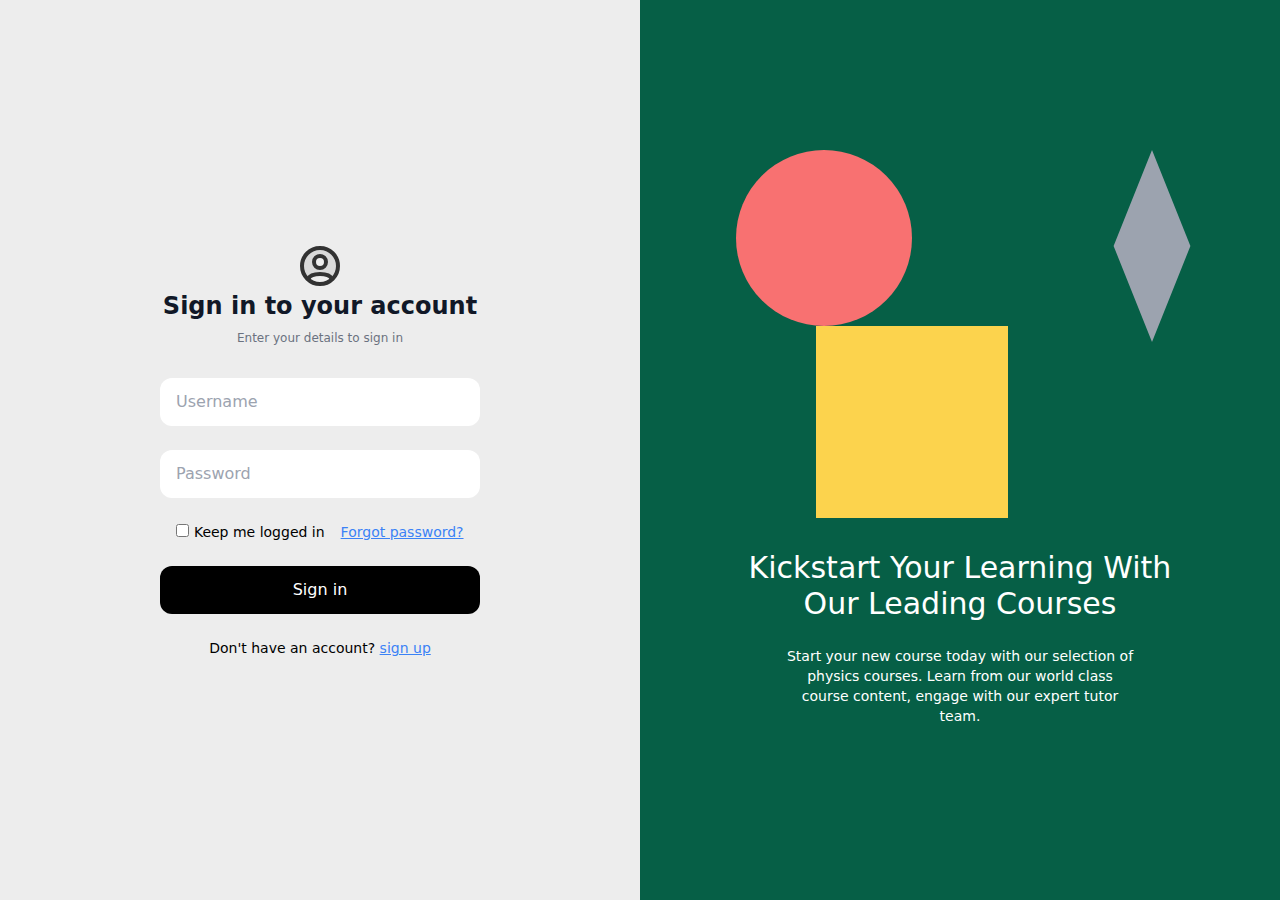
<file: login.html>
<!Doctype html>
<html lang="en">
    <head>
        <meta charset="utf-8">
        <meta name="viewport" content="width=device-width, initial-scale=1.0">
        <meta name="theme-color" content="#ededed" >
        <title>Login</title>
        <link rel="icon" type="image/jpeg" href="assets/favicon.jpeg">
        <link rel="stylesheet" href="css/styles.css">
        <link rel="stylesheet" href="css/tailwind.min.css">
        <script src="js/jquery-3.7.1.min.js"></script>
        <script src="js/main.js"></script>
    </head>
    <body class="bg-gray-505">
        <!-- <header class="px-4 py-4">
            <div class="">
                <a href="index.html" class="brand text-3xl">4PHYSICS</a>
            </div>
        </header> -->
        <main class="md:flex items-center justify-center h-screen">

            <section class="md:w-1/2 h-full">
                <form method="post" action="index.html" class="signin h-full flex flex-col items-center justify-center">
                    <div>
                        <img src="assets/user-circle.svg" alt="user profile" width="30" height="30" class="w-12 h-12 m-auto">
                    </div>
                    <h1 class="font-semibold text-center text-gray-900 text-2xl pb-2">Sign in to your account</h1>
                    <p class="text-center text-xs text-gray-500 pb-8">Enter your details to sign in</p>

                    <small class="signin-err hidden text-sm text-red-500 text-center pb-4">*Invalid username or password</small>
                    <div class="mb-6">
                        <input id="username" type="text" placeholder="Username" class="weight-500 w-80 px-4 py-3 rounded-xl bg-white">
                    </div>
                    <div class="mb-6">
                        <input id="password" type="password" placeholder="Password" class="weight-500 w-80 px-4 py-3 rounded-xl bg-white">
                    </div>
                    <div class="flex items-center justify-between gap-4 mb-6 text-sm">
                        <div>
                            <input id="keepLoggedIn" type="checkbox" class="" >
                            <label for="keepLoggedIn" class="weight-500">Keep me logged in</label>
                        </div>
                        <div>
                            <p class="underline text-blue-500 cursor-pointer">Forgot password?</p>
                        </div>
                    </div>
                    <div class="">
                        <input id="signin" type="submit" value="Sign in" class="w-80 bg-black py-3 weight-500 text-white rounded-xl hover:bg-gray-800">
                    </div>
                    <div class="mt-6">
                        <p class="weight-500 text-sm">Don't have an account? <span class="signup-btn underline text-blue-500 cursor-pointer">sign up</span></p>
                    </div>
                </form>

                <!-- sign up -->
                <form method="post" action="" class="signup hidden  h-full flex flex-col items-center justify-center">
                    <div>
                        <img src="assets/user-circle.svg" alt="user profile" width="30" height="30" class="w-12 h-12 m-auto">
                    </div>
                    <h1 class="font-semibold text-center text-gray-900 text-2xl pb-2">Create your new account</h1>
                    <p class="text-center text-xs text-gray-500 pb-8">Enter your details to sign up</p>

                    <small class="signup-err hidden text-sm text-red-500 text-center pb-4">*Invalid username or password</small>

                    <div class="mb-6">
                        <input id="firstname" type="text" placeholder="First name" class="weight-500 w-80 px-4 py-3 rounded-xl bg-white">
                    </div>
                    <div class="mb-6">
                        <input id="lastname" type="text" placeholder="Last name" class="weight-500 w-80 px-4 py-3 rounded-xl bg-white">
                    </div>

                    <div class="mb-6">
                        <input id="Username" type="text" placeholder="Username" class="weight-500 w-80 px-4 py-3 rounded-xl bg-white">
                    </div>
                    <div class="mb-6">
                        <input id="Password" type="password" placeholder="Password" class="weight-500 w-80 px-4 py-3 rounded-xl bg-white">
                    </div>
                    <div class="mb-6">
                        <input id="cpassword" type="password" placeholder="Confirm password" class="weight-500 w-80 px-4 py-3 rounded-xl bg-white">
                    </div>
                    
                    <div class="">
                        <input id="signup" type="submit" value="Create account" class="w-80 bg-black py-3 weight-500 text-white rounded-xl hover:bg-gray-800">
                    </div>
                    <div class="mt-6">
                        <p class="weight-500 text-sm">Have an account? <span class="signin-btn underline text-blue-500 cursor-pointer">sign in</span></p>
                    </div>
                </form>
            </section>

            <section class="sm-hidden md:w-1/2 h-full bg-green-800 flex flex-col items-center justify-center">
                <div class="relative w-full mb-8 px-24 overflow-hidden">
                    <div class="w-64 h-48 polygon bg-gray-400 absolute right-0"></div>
                    <div class="w-44 h-44 bg-red-400 rounded-full"></div>
                    <div class="w-48 h-48 bg-yellow-300 ml-20"></div>
                </div>
                <div class="px-24">
                    <h2 class="text-3xl text-white text-center">Kickstart Your Learning With Our Leading Courses</h2>
                    <p class="text-center text-white text-sm py-6 px-12">
                        Start your new course today with our selection of physics courses.
                        Learn from our world class course content, engage with our expert tutor team.
                    </p>
                </div>
            </section>

        </main>
    </body>
</html>
</file>
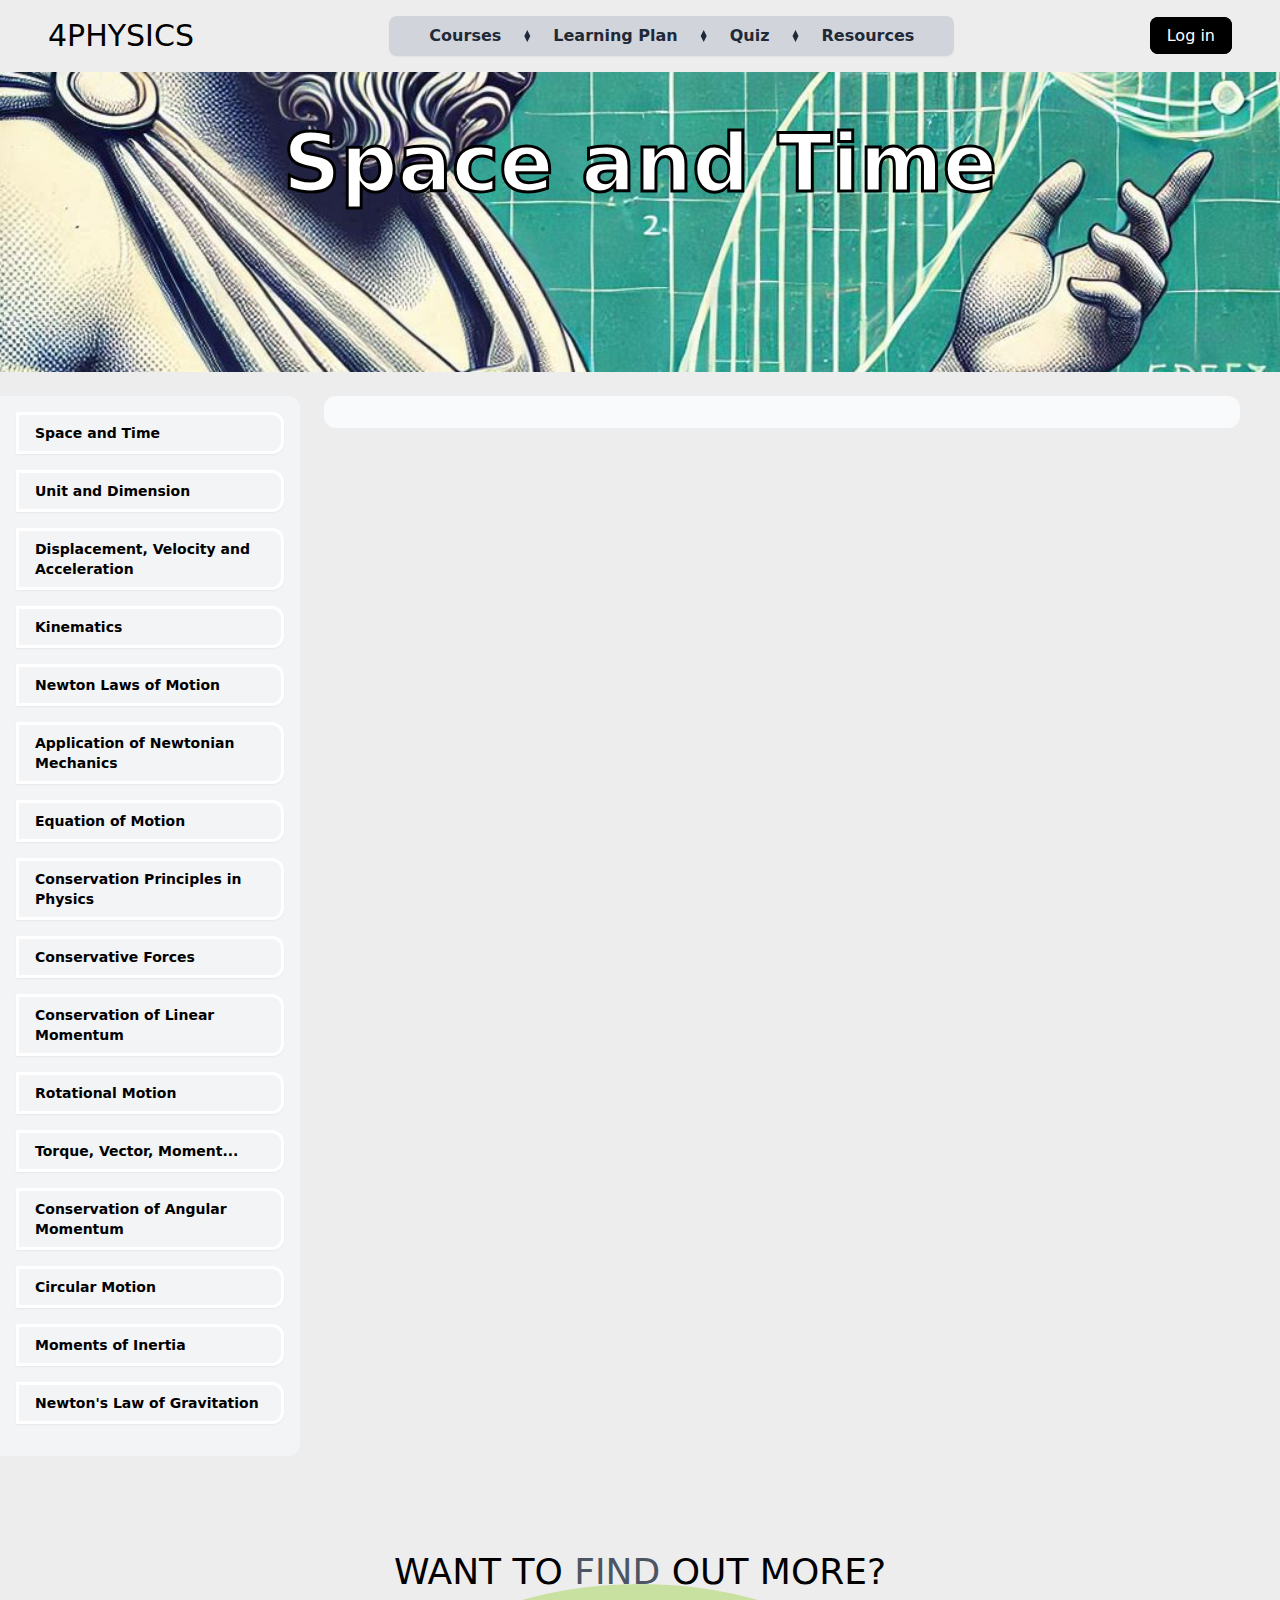
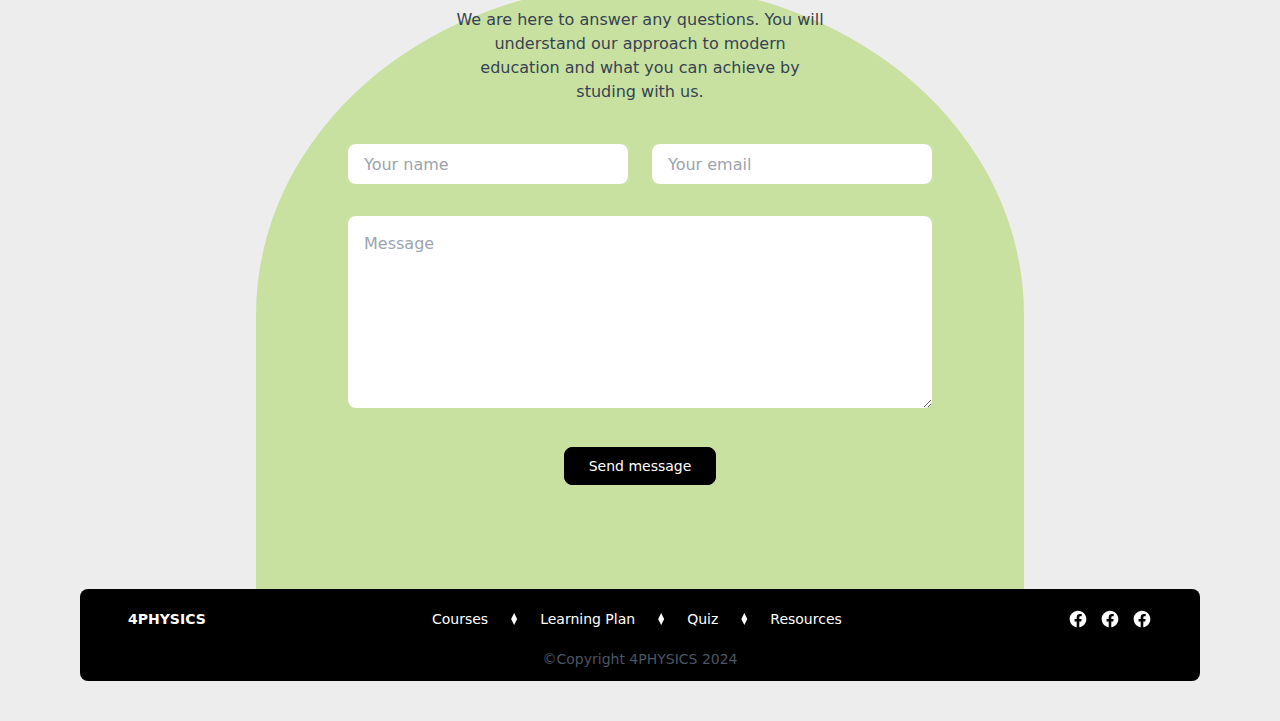
<file: courses/general-physics-study.html>
<!Doctype html>
<html lang="en">
    <head>
        <meta charset="utf-8">
        <meta name="viewport" content="width=device-width, initial-scale=1.0">
        <meta name="theme-color" content="#ededed" >
        <title>Physics Department</title>
        <link rel="icon" type="image/jpeg" href="../assets/favicon.jpeg">
        <link rel="stylesheet" href="../css/styles.css">
        <link rel="stylesheet" href="../css/tailwind.min.css">
        <script src="../js/jquery-3.7.1.min.js"></script>
        <script src="../js/main.js"></script>

    </head>
    <body class="bg-gray-505">
      <header class="sm-hidden sticky top-0 z-50 bg-gray-505 flex items-center justify-between px-6 lg:px-12 py-4">
          <div class="">
            <a href="../index.html" class="brand text-3xl">4PHYSICS</a>
          </div>
          <nav class="flex items-center justify-center rounded-lg py-2 px-4 lg:px-6 bg-gray-300 font-semibold shadow-sm text-gray-800">
            <a class="mx-4 anchor" href="../index.html#courses">Courses</a>
            <div class="w-5 h-3 polygon bg-gray-800"></div>
            <a class="mx-4 anchor" href="../physics/learning-plan.html">Learning Plan</a>
            <div class="w-5 h-3 polygon bg-gray-800"></div>
            <a class="mx-4 anchor" href="../physics/quiz.html">Quiz</a>
            <div class="w-5 h-3 polygon bg-gray-800"></div>
            <a class="mx-4 anchor" href="../physics/resources.html">Resources</a>
          </nav>
          <div>
              <a class="weight-500 transition-all bg-black py-2 px-4 text-white rounded-lg border hover:bg-white border-black hover:text-black" href="/login.html">Log in</a>
          </div>
      </header>

      <aside class="md-hidden bg-overlay slide-out">
        <div class="img-bg overflow-hidden rounded-r-2xl side-bar">

          <div class="flex items-end justify-end p-6">
            <button class="close-btn rounded-full font-bold text-xl w-12 h-12 flex items-center justify-center bg-light">X</button>
          </div>
          <nav class="mt-10">
            <a class="anchor mb-4 text-2xl font-semibold text-gray-700 bg-light pl-4 py-4 flex items-center justify-start gap-2" href="../index.html#courses">
              <div class="w-10 h-8 polygon bg-gray-500"></div>
              <span>Courses</span>
            </a>
            <a class="anchor mb-4 text-2xl font-semibold text-gray-700 bg-light pl-4 py-4  flex items-center justify-start gap-2" href="../physics/learning-plan.html">
              <div class="w-10 h-8 polygon bg-gray-500"></div>
              <span>Learning Plan</span>
            </a>
            <a class="anchor mb-4 text-2xl font-semibold text-gray-700 bg-light pl-4 py-4  flex items-center justify-start gap-2" href="../physics/quiz.html">
              <div class="w-10 h-8 polygon bg-gray-500"></div>
              <span>Quiz</span>
            </a>
            <a class="anchor mb-4 text-2xl font-semibold text-gray-700 bg-light pl-4 py-4 flex items-center justify-start gap-2" href="../physics/resources.html">
              <div class="w-10 h-8 polygon bg-gray-500"></div>
              <span>Resources</span>
            </a>
            <div class="mt-24"></div>
            <a class="anchor mb-4 text-2xl font-semibold text-gray-700 bg-light pl-4 py-4  flex items-center justify-start gap-2" href="../index.html#aboutus">
              <div class="w-10 h-8 polygon bg-gray-500"></div>
              <span>About Us</span>
            </a>
          </nav>
        </div>

      </aside>

      <header class="sticky top-0 left-0 right-0 px-4 md:px-6 z-50 bg-gray-505 flex items-center justify-between md-hidden py-4">
        <div class="flex items-center justify-center gap-4">
          <button class="open-btn">
            <div class="w-8 h-1 bg-black rounded-xl"></div>
            <div class="w-8 h-1 bg-black rounded-xl my-1"></div>
            <div class="w-8 h-1 bg-black rounded-xl"></div>
          </button>
          <a href="../index.html" class="font-semibold text-xl">4PHYSICS</a>
        </div>
        
        <div>
            <a class="weight-500 transition-all bg-black py-2 px-4 text-white rounded-lg border hover:bg-white border-black hover:text-black" href="/login.html">Log in</a>
        </div>
      </header>
      
      <main class="relative">

        <section class="topic-header">
            <h1 class="course-topic py-8 text-center text-10xl font-bold">Space and Time</h1>
        </section>

        <div class="flex items-center justify-start mt-10 px-4 py-4 md:hidden">
            <button class="bg-black text-white text-xs px-4 py-2 rounded-xl topics-btn">Topics</button>
        </div>
        <section class="flex items-start justify-between gap-6 mt-6">
            <aside class="course-list bg-gray-100 p-4 rounded-r-xl hide-sm">
                <ul class="topics text-sm">
                    <li id="lesson1" class="cursor-pointer course-btn px-4 py-2 w-full font-semibold shadow-sm mb-4 rounded-r-xl">
                        Space and Time
                    </li>
                    <li id="lesson2" class=" cursor-pointer course-btn px-4 py-2 w-full font-semibold  shadow-sm mb-4 rounded-r-xl">
                        Unit and Dimension
                    </li>
                    <li id="lesson3" class=" cursor-pointer course-btn px-4 py-2 w-full font-semibold shadow-sm mb-4 rounded-r-xl">
                        Displacement, Velocity and Acceleration
                    </li>
                    <li id="lesson4" class=" cursor-pointer course-btn px-4 py-2 w-full font-semibold shadow-sm mb-4 rounded-r-xl">
                        Kinematics
                    </li>
                    <li id="lesson5" class=" cursor-pointer course-btn px-4 py-2 w-full font-semibold shadow-sm mb-4 rounded-r-xl">
                        Newton Laws of Motion
                    </li>
                    <li id="lesson6" class=" cursor-pointer course-btn px-4 py-2 w-full font-semibold shadow-sm mb-4 rounded-r-xl">
                        Application of Newtonian Mechanics
                    </li>
                    <li id="lesson7" class=" cursor-pointer course-btn px-4 py-2 w-full font-semibold shadow-sm mb-4 rounded-r-xl">
                        Equation of Motion
                    </li>
                    <li id="lesson8" class=" cursor-pointer course-btn px-4 py-2 w-full font-semibold shadow-sm mb-4 rounded-r-xl">
                        Conservation Principles in Physics
                    </li>
                    <li id="lesson9" class=" cursor-pointer course-btn px-4 py-2 w-full font-semibold shadow-sm mb-4 rounded-r-xl">
                        Conservative Forces
                    </li>
                    <li id="lesson10" class=" cursor-pointer course-btn px-4 py-2 w-full font-semibold shadow-sm mb-4 rounded-r-xl">
                        Conservation of Linear Momentum
                    </li>
                    <li id="lesson11" class=" cursor-pointer course-btn px-4 py-2 w-full font-semibold shadow-sm mb-4 rounded-r-xl">
                        Rotational Motion
                    </li>
                    <li id="lesson12" class=" cursor-pointer course-btn px-4 py-2 w-full font-semibold shadow-sm mb-4 rounded-r-xl">
                        Torque, Vector, Moment...
                    </li>
                    <li id="lesson13" class=" cursor-pointer course-btn px-4 py-2 w-full font-semibold shadow-sm mb-4 rounded-r-xl">
                        Conservation of Angular Momentum
                    </li>
                    <li id="lesson14" class="cursor-pointer course-btn px-4 py-2 w-full font-semibold shadow-sm mb-4 rounded-r-xl">
                        Circular Motion
                    </li>
                    <li id="lesson15" class="cursor-pointer course-btn px-4 py-2 w-full font-semibold shadow-sm mb-4 rounded-r-xl">
                        Moments of Inertia
                    </li>
                    <li id="lesson16" class="cursor-pointer course-btn px-4 py-2 w-full font-semibold shadow-sm mb-4 rounded-r-xl">
                        Newton's Law of Gravitation
                    </li>
                    
                    
                </ul>
            </aside>

            <div class=" p-4 md:mr-4 lg:mr-10 bg-gray-50 rounded-xl w-full show-sm">
                
            </div>

        </section>

        <section class="py-10 md:py-16 mt-8 md:px-10 relative form">
            <h2 class="weight-500 text-4xl text-center">WANT TO <span class="text-gray-600">FIND</span> OUT MORE?</h2>
            <div class="px-4 md:w-2/3 lg:w-1/3 m-auto">
                <p class="text-center text-gray-700 mt-4">
                    We are here to answer any questions. You will understand our approach to modern education
                    and what you can achieve by studing with us.
                </p>
            </div>
            <div class="px-4 flex items-center justify-center mt-10">
                <form class="md:w-3/4 lg:w-1/2" action="index.html" method="post">
                <div class="flex items-center justify-between">
                    <input type="text" placeholder="Your name" class="bg-white h-10 px-4 rounded-lg w-1/2 mr-6">
                    <input type="text" placeholder="Your email" class="bg-white h-10 px-4 rounded-lg w-1/2">
                </div>
                <div class="mt-8">
                    <textarea placeholder="Message" class="bg-white w-full h-48 px-4 pt-4 rounded-lg"></textarea>
                </div>
                <div class="flex items-center justify-center mt-8">
                    <input type="submit" class="transition-all weight-500 cursor-pointer bg-black text-white py-2 px-6 rounded-lg text-sm border border-black hover:bg-white hover:text-black" value="Send message">
                </div>
                </form>
            </div>
          </section>


        </main>


        <footer class="mt-10 md:px-12 lg:px-20">
            <div class=" bg-black px-8 md:px-10 lg:px-12 mb-10 rounded-lg">
              <div class="flex justify-between items-center flex-col md:flex-row text-white py-3">
                <div class="font-bold mt-4 mb-4 md:mt-0 md:mb-0">
                  <a href="/index.html" class="text-sm">4PHYSICS</a>
                </div>
                <nav class="flex items-center justify-center flex-col md:flex-row gap-y-2 rounded-lg py-2 px-6 text-sm shadow-sm text-white">
                    <a class="mx-4 text-xxs md:text-sm hover:underline" href="../index.html#courses">Courses</a>
                    <div class="w-5 h-3 polygon bg-white"></div>
                    <a class="mx-4 text-xxs md:text-sm hover:underline" href="../physics/learning-plan.html">Learning Plan</a>
                    <div class="w-5 h-3 polygon bg-white"></div>
                    <a class="mx-4 text-xxs md:text-sm hover:underline" href="../physics/quiz.html">Quiz</a>
                    <div class="w-5 h-3 polygon bg-white"></div>
                    <a class="mx-4 text-xxs md:text-sm hover:underline" href="../physics/resources.html">Resources</a>
                </nav>
                <div class="flex items-center justify-center text-sm mt-4 md:mt-0">
                  <a href="https://fb.com" class="mr-3">
                    <img src="../assets/facebook.svg" alt="facebook" width="20" height="20" class="">
                  </a>
                  <a href="https://x.com">
                    <img src="../assets/facebook.svg" alt="Twitter" width="20" height="20" class="">
                  </a>
                  <a href="https://insta.com" class="ml-3">
                    <img src="../assets/facebook.svg" alt="Instagram" width="20" height="20" class="">
                  </a>
                </div>
              </div>
              <p class="pb-3 text-gray-600 text-center text-sm">&copy;Copyright 4PHYSICS 2024</p>
            </div>
        </footer>
    </body>
</html>
</file>
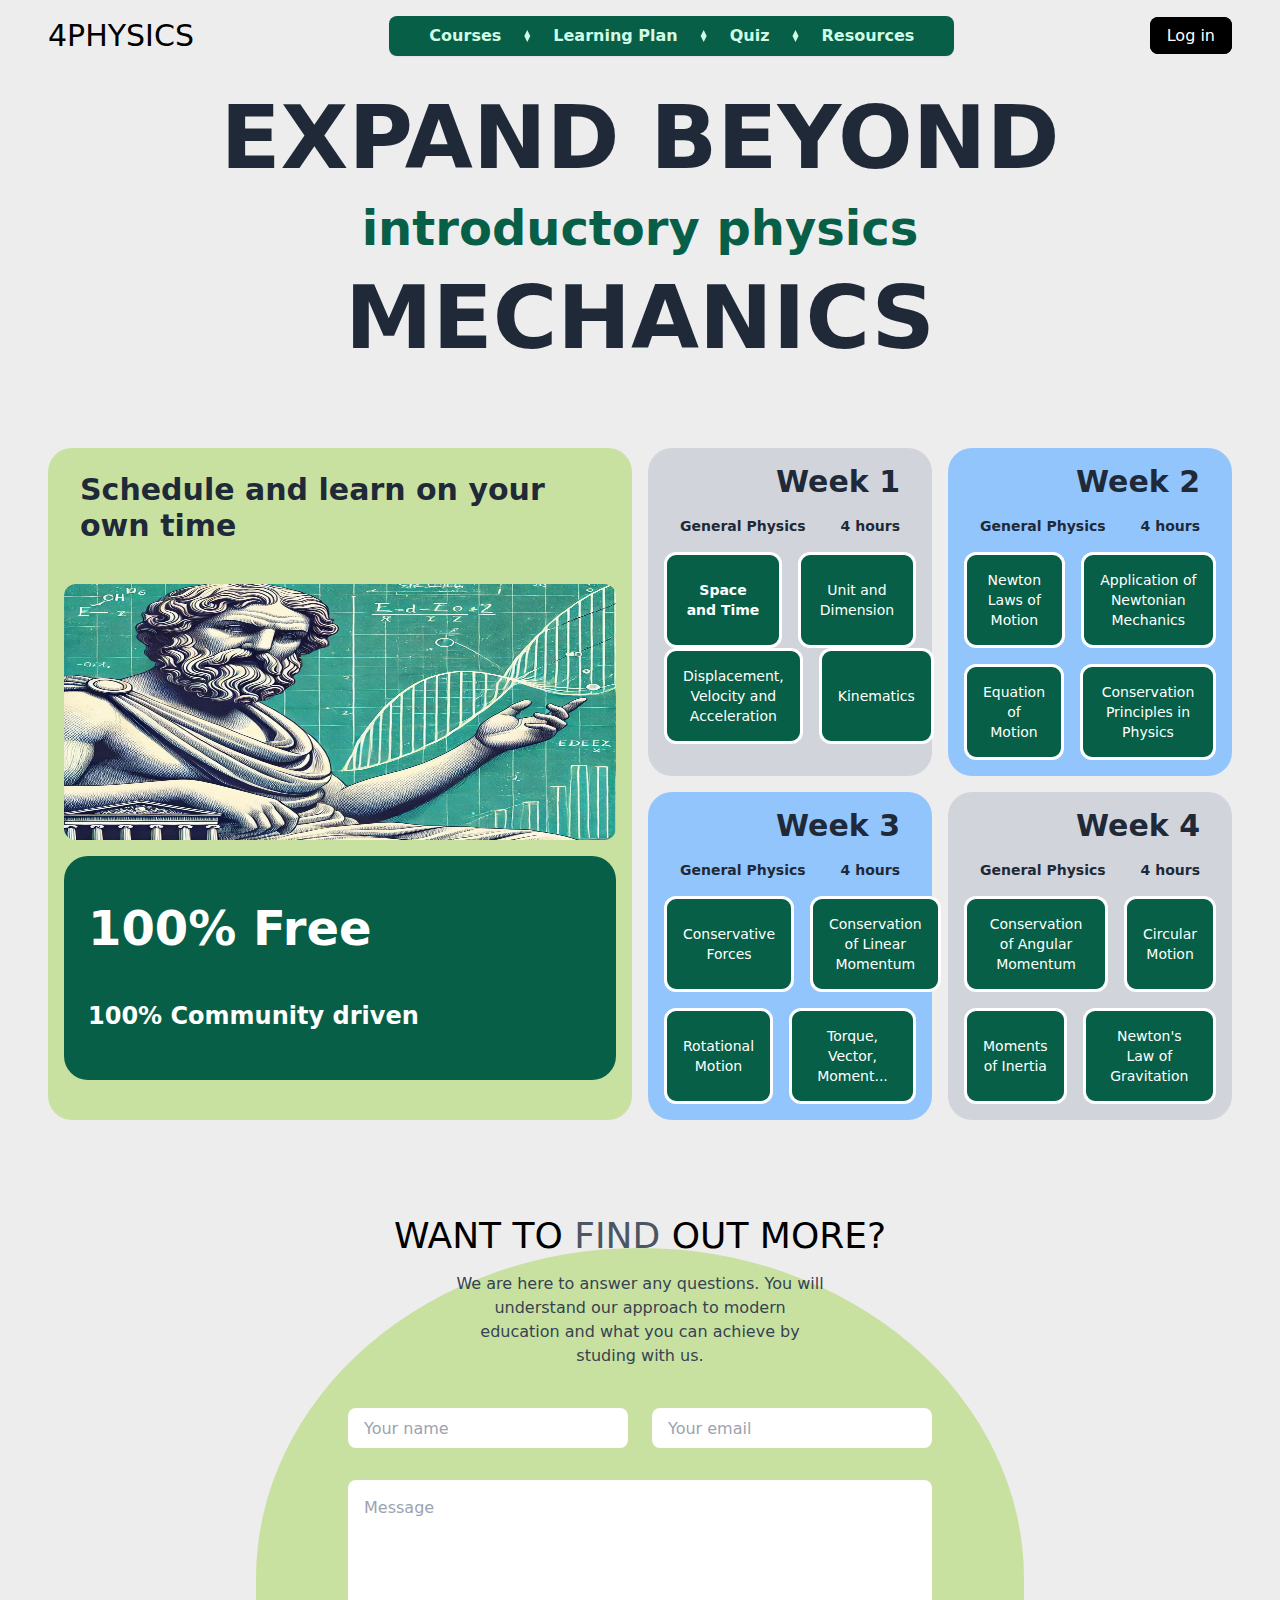
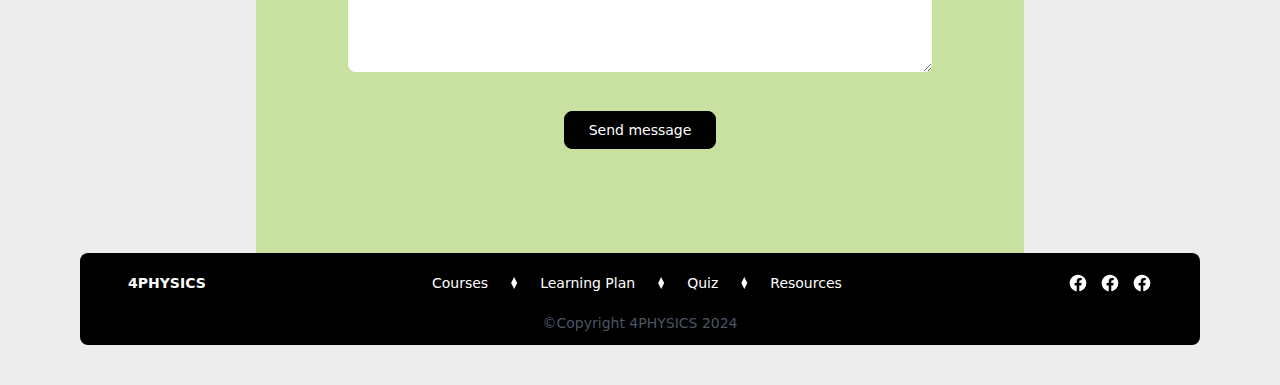
<file: courses/general-physics.html>
<!Doctype html>
<html lang="en">
    <head>
        <meta charset="utf-8">
        <meta name="viewport" content="width=device-width, initial-scale=1.0">
        <meta name="theme-color" content="#ededed" >
        <title>General Physics | Mechanics</title>
        <link rel="icon" type="image/jpeg" href="../assets/favicon.jpeg">
        <link rel="stylesheet" href="../css/styles.css">
        <link rel="stylesheet" href="../css/tailwind.min.css">
        <script src="../js/jquery-3.7.1.min.js"></script>
        <script src="../js/main.js"></script>

    </head>
    <body class="bg-gray-505">
      <header class="sm-hidden sticky top-0 z-50 bg-gray-505 flex items-center justify-between px-6 lg:px-12 py-4">
          <div class="">
            <a href="../index.html" class="brand text-3xl">4PHYSICS</a>
          </div>
          <nav class="flex items-center justify-center rounded-lg py-2 px-4 lg:px-6 bg-green-800 font-semibold shadow-sm text-green-100">
            <a class="mx-4 anchor" href="../index.html#courses">Courses</a>
            <div class="w-5 h-3 polygon bg-green-100"></div>
            <a class="mx-4 anchor" href="../physics/learning-plan.html">Learning Plan</a>
            <div class="w-5 h-3 polygon bg-green-100"></div>
            <a class="mx-4 anchor" href="../physics/quiz.html">Quiz</a>
            <div class="w-5 h-3 polygon bg-green-100"></div>
            <a class="mx-4 anchor" href="../physics/resources.html">Resources</a>
          </nav>
          <div>
              <a class="weight-500 transition-all bg-black py-2 px-4 text-white rounded-lg border hover:bg-white border-black hover:text-black" href="/login.html">Log in</a>
          </div>
      </header>

      <aside class="md-hidden bg-overlay slide-out">
        <div class="img-bg overflow-hidden rounded-r-2xl side-bar">

          <div class="flex items-end justify-end p-6">
            <button class="close-btn rounded-full font-bold text-xl w-12 h-12 flex items-center justify-center bg-light">X</button>
          </div>
          <nav class="mt-10">
            <a class="anchor mb-4 text-2xl font-semibold text-gray-700 bg-light pl-4 py-4 flex items-center justify-start gap-2" href="../index.html#courses">
              <div class="w-10 h-8 polygon bg-gray-500"></div>
              <span>Courses</span>
            </a>
            <a class="anchor mb-4 text-2xl font-semibold text-gray-700 bg-light pl-4 py-4  flex items-center justify-start gap-2" href="../physics/learning-plan.html">
              <div class="w-10 h-8 polygon bg-gray-500"></div>
              <span>Learning Plan</span>
            </a>
            <a class="anchor mb-4 text-2xl font-semibold text-gray-700 bg-light pl-4 py-4  flex items-center justify-start gap-2" href="../physics/quiz.html">
              <div class="w-10 h-8 polygon bg-gray-500"></div>
              <span>Quiz</span>
            </a>
            <a class="anchor mb-4 text-2xl font-semibold text-gray-700 bg-light pl-4 py-4 flex items-center justify-start gap-2" href="../physics/resources.html">
              <div class="w-10 h-8 polygon bg-gray-500"></div>
              <span>Resources</span>
            </a>
            <div class="mt-24"></div>
            <a class="anchor mb-4 text-2xl font-semibold text-gray-700 bg-light pl-4 py-4  flex items-center justify-start gap-2" href="../index.html#aboutus">
              <div class="w-10 h-8 polygon bg-gray-500"></div>
              <span>About Us</span>
            </a>
          </nav>
        </div>

      </aside>

      <header class="sticky top-0 left-0 right-0 px-4 md:px-6 z-50 bg-gray-505 flex items-center justify-between md-hidden py-4">
        <div class="flex items-center justify-center gap-4">
          <button class="open-btn">
            <div class="w-8 h-1 bg-black rounded-xl"></div>
            <div class="w-8 h-1 bg-black rounded-xl my-1"></div>
            <div class="w-8 h-1 bg-black rounded-xl"></div>
          </button>
          <a href="../index.html" class="font-semibold text-xl">4PHYSICS</a>
        </div>
        
        <div>
            <a class="weight-500 transition-all bg-black py-2 px-4 text-white rounded-lg border hover:bg-white border-black hover:text-black" href="/login.html">Log in</a>
        </div>
      </header>
      
      <main class="">
          
            <section class="px-4 mb-10">
                <h1 class=" text-center font-bold text-xm text-xt text-xlg text-gray-800">EXPAND BEYOND</h1>
                <h1 class="text-center font-bold text-4xl md:text-5xl text-green-800">introductory physics</h1>
                <h1 class="text-center font-bold text-xm text-xt text-xlg text-gray-800">MECHANICS</h1>
            </section>

            <section class="mt-16">
                <div class="grid grid-cols-12 gap-y-6 lg:gap-x-4 px-4 md:px-8 lg:px-12">

                  <div class="col-span-12 md:col-span-12 lg:col-span-6">
                    <div class="px-4 bg-light-green pb-6 rounded-3xl">
                        <h2 class="text-3xl text-gray-800 font-bold py-6 pl-4">Schedule and learn on your own time</h2>
                        <div class="w-full rounded-xl py-4">
                            <img src="../assets/physics-img.jpeg" alt="MECHANICS" width="200" height="150" class="w-full h-40 md:h-64 rounded-xl">
                        </div>
                        <div class="bg-green-800 rounded-3xl py-6 mb-4">
                          <p class="text-5xl text-white font-bold p-6">100% Free</p>
                          <p class="font-bold text-2xl text-white p-6">100% Community driven</p>
                        </div>
                    </div>
                  </div>

                  <div id="topics" class="col-span-12 md:col-span-12 lg:col-span-6 grid grid-cols-6 gap-x-4">

                    <div class="bg-gray-300 col-span-12 md:col-span-3 lg:col-span-3 px-4 md:mt-0 rounded-3xl">
                      <h2 class="text-3xl text-gray-800 font-bold p-4 text-right">Week 1</h2>
                      <div class="flex items-center justify-between text-sm font-bold text-gray-800 px-4">
                        <span>General Physics</span>
                        <span>4 hours</span>
                      </div>
                      <div class="mt-4">
                        <div class="flex items-center justify-between gap-4">
                          <button id="lesson1" class="bg-green-800 course-btn text-white text-sm font-semibold  h-24 px-4 rounded-xl w-full">
                            <span>Space and Time</span>
                          </button>
                          <button id="lesson2" class="bg-green-800 course-btn text-white text-sm h-24 px-4 rounded-xl w-full">Unit and Dimension</button>
                        </div>
                        <div class="flex items-center justify-between gap-4 mb-4">
                            <button id="lesson3" class="bg-green-800 course-btn text-white text-sm h-24 px-4 rounded-xl">Displacement, Velocity and Acceleration</button>
                            <button id="lesson4" class="bg-green-800 course-btn text-white text-sm h-24 px-4 rounded-xl">Kinematics</button>
                        </div>
                      </div>
                    </div>

                    <div class="bg-blue-300 col-span-12 md:col-span-3 lg:col-span-3 px-4 mt-4 md:mt-0 lg:mt-0 rounded-3xl">
                      <h2 class="text-3xl text-gray-800 font-bold p-4 text-right">Week 2</h2>
                      <div class="flex items-center justify-between text-sm font-bold text-gray-800 px-4">
                        <span>General Physics</span>
                        <span>4 hours</span>
                      </div>
                      <div class="mt-4">
                        <div class="flex items-center justify-between gap-4 mb-4">
                          <button id="lesson5" class="bg-green-800 course-btn text-white text-sm h-24 px-4 rounded-xl">Newton Laws of Motion</button>
                          <button id="lesson6" class="bg-green-800 course-btn text-white text-sm h-24 px-4 rounded-xl">Application of Newtonian Mechanics</button>
                        </div>
                        <div class="flex items-center justify-between gap-4 mb-4">
                            <button id="lesson7" class="bg-green-800 course-btn text-white text-sm h-24 px-4 rounded-xl">Equation of Motion</button>
                            <button id="lesson8" class="bg-green-800 course-btn text-white text-sm h-24 px-4 rounded-xl">Conservation Principles in Physics</button>
                        </div>
                      </div>
                    </div>


                    <div class="bg-blue-300 col-span-12 md:col-span-3 lg:col-span-3 px-4 mt-4 mb:mt-0 rounded-3xl">
                      <h2 class="text-3xl text-gray-800 font-bold p-4 text-right">Week 3</h2>
                      <div class="flex items-center justify-between text-sm font-bold text-gray-800 px-4">
                        <span>General Physics</span>
                        <span>4 hours</span>
                      </div>
                      <div class="mt-4">
                        <div class="flex items-center justify-between gap-4 mb-4">
                          <button id="lesson9" class="bg-green-800 course-btn text-white text-sm h-24 px-4 rounded-xl">Conservative Forces</button>
                          <button id="lesson10" class="bg-green-800 course-btn text-white text-sm h-24 px-4 rounded-xl">Conservation of Linear Momentum</button>
                        </div>
                        <div class="flex items-center justify-between gap-4 mb-4">
                            <button id="lesson11" class="bg-green-800 course-btn text-white text-sm h-24 px-4 rounded-xl">Rotational Motion</button>
                            <button id="lesson12" class="bg-green-800 course-btn text-white text-sm h-24 px-4 rounded-xl">Torque, Vector, Moment...</button>
                        </div>
                      </div>
                    </div>


                    <div class="bg-gray-300 col-span-12 md:col-span-3 lg:col-span-3 px-4 mt-4 mb:mt-0 rounded-3xl">
                      <h2 class="text-3xl text-gray-800 font-bold p-4 text-right">Week 4</h2>
                      <div class="flex items-center justify-between text-sm font-bold text-gray-800 px-4">
                        <span>General Physics</span>
                        <span>4 hours</span>
                      </div>
                      <div class="mt-4">
                        <div class="flex items-center justify-between gap-4 mb-4">
                          <button id="lesson13" class="bg-green-800 course-btn text-white text-sm h-24 px-4 rounded-xl">Conservation of Angular Momentum</button>
                          <button id="lesson14" class="bg-green-800 course-btn text-white text-sm h-24 px-4 rounded-xl">Circular Motion</button>
                        </div>
                        <div class="flex items-center justify-between gap-4 mb-4">
                          <button id="lesson15" class="bg-green-800 course-btn text-white text-sm h-24 px-4 rounded-xl">Moments of Inertia</button>
                          <button id="lesson16" class="bg-green-800 course-btn text-white text-sm  h-24 px-4 rounded-xl">Newton's Law of Gravitation</button>
                        </div>
                      </div>
                    </div>
                  </div>

              </div>

            </section>

            <section class="py-10 md:py-16 mt-8 md:px-10 relative form">
              <h2 class="weight-500 text-4xl text-center">WANT TO <span class="text-gray-600">FIND</span> OUT MORE?</h2>
              <div class="px-4 md:w-2/3 lg:w-1/3 m-auto">
                  <p class="text-center text-gray-700 mt-4">
                      We are here to answer any questions. You will understand our approach to modern education
                      and what you can achieve by studing with us.
                  </p>
              </div>
              <div class="px-4 flex items-center justify-center mt-10">
                  <form class="md:w-3/4 lg:w-1/2" action="index.html" method="post">
                    <div class="flex items-center justify-between">
                      <input type="text" placeholder="Your name" class="bg-white h-10 px-4 rounded-lg w-1/2 mr-6">
                      <input type="text" placeholder="Your email" class="bg-white h-10 px-4 rounded-lg w-1/2">
                    </div>
                    <div class="mt-8">
                      <textarea placeholder="Message" class="bg-white w-full h-48 px-4 pt-4 rounded-lg"></textarea>
                    </div>
                    <div class="flex items-center justify-center mt-8">
                      <input type="submit" class="transition-all weight-500 cursor-pointer bg-black text-white py-2 px-6 rounded-lg text-sm border border-black hover:bg-white hover:text-black" value="Send message">
                    </div>
                  </form>
              </div>
          </section>


        </main>


        <footer class="mt-10 md:px-12 lg:px-20">
            <div class=" bg-black px-8 md:px-10 lg:px-12 mb-10 rounded-lg">
              <div class="flex justify-between items-center flex-col md:flex-row text-white py-3">
                <div class="font-bold mt-4 mb-4 md:mt-0 md:mb-0">
                  <a href="/index.html" class="text-sm">4PHYSICS</a>
                </div>
                <nav class="flex items-center justify-center flex-col md:flex-row gap-y-2 rounded-lg py-2 px-6 text-sm shadow-sm text-white">
                    <a class="mx-4 text-xxs md:text-sm hover:underline" href="../index.html#courses">Courses</a>
                    <div class="w-5 h-3 polygon bg-white"></div>
                    <a class="mx-4 text-xxs md:text-sm hover:underline" href="../physics/learning-plan.html">Learning Plan</a>
                    <div class="w-5 h-3 polygon bg-white"></div>
                    <a class="mx-4 text-xxs md:text-sm hover:underline" href="../physics/quiz.html">Quiz</a>
                    <div class="w-5 h-3 polygon bg-white"></div>
                    <a class="mx-4 text-xxs md:text-sm hover:underline" href="../physics/resources.html">Resources</a>
                </nav>
                <div class="flex items-center justify-center text-sm mt-4 md:mt-0">
                  <a href="https://fb.com" class="mr-3">
                    <img src="../assets/facebook.svg" alt="facebook" width="20" height="20" class="">
                  </a>
                  <a href="https://x.com">
                    <img src="../assets/facebook.svg" alt="Twitter" width="20" height="20" class="">
                  </a>
                  <a href="https://insta.com" class="ml-3">
                    <img src="../assets/facebook.svg" alt="Instagram" width="20" height="20" class="">
                  </a>
                </div>
              </div>
              <p class="pb-3 text-gray-600 text-center text-sm">&copy;Copyright 4PHYSICS 2024</p>
            </div>
        </footer>
    </body>
</html>
</file>
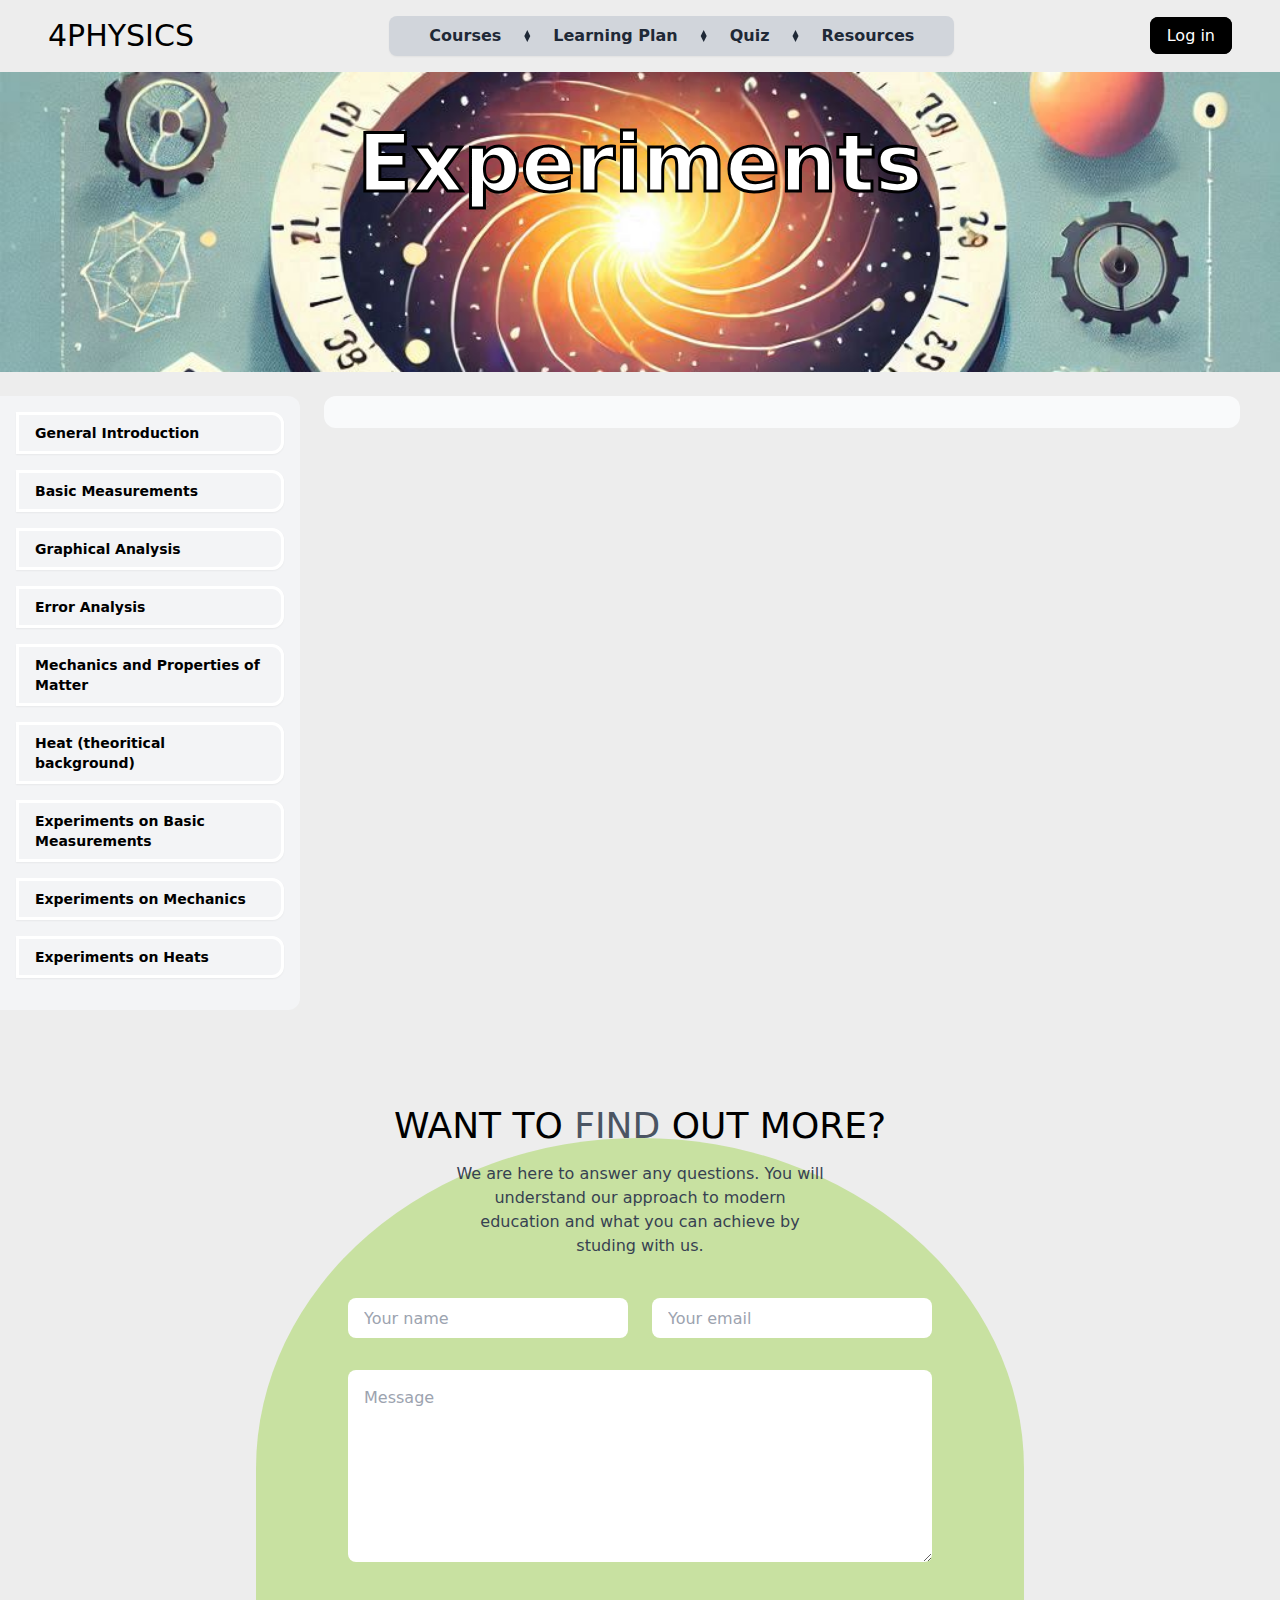
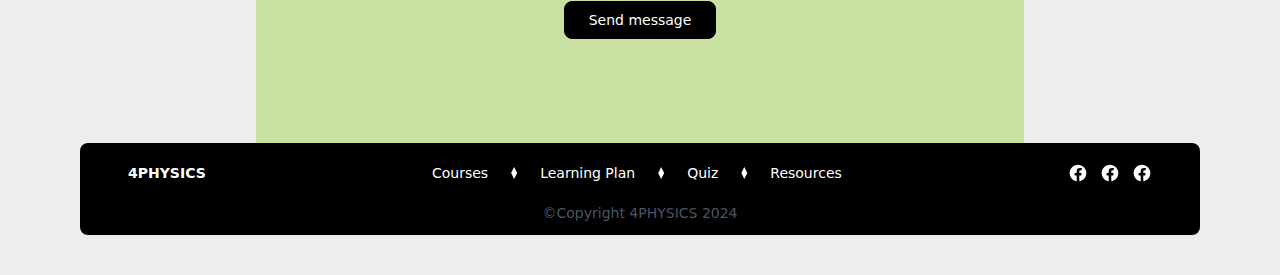
<file: courses/practical-physics-study.html>
<!Doctype html>
<html lang="en">
    <head>
        <meta charset="utf-8">
        <meta name="viewport" content="width=device-width, initial-scale=1.0">
        <meta name="theme-color" content="#ededed" >
        <title>Physics Practical</title>
        <link rel="icon" type="image/jpeg" href="../assets/favicon.jpeg">
        <link rel="stylesheet" href="../css/styles.css">
        <link rel="stylesheet" href="../css/tailwind.min.css">
        <script src="../js/jquery-3.7.1.min.js"></script>
        <script src="../js/main.js"></script>

    </head>
    <body class="bg-gray-505">
      <header class="sm-hidden sticky top-0 z-50 bg-gray-505 flex items-center justify-between px-6 lg:px-12 py-4">
          <div class="">
            <a href="../index.html" class="brand text-3xl">4PHYSICS</a>
          </div>
          <nav class="flex items-center justify-center rounded-lg py-2 px-4 lg:px-6 bg-gray-300 font-semibold shadow-sm text-gray-800">
            <a class="mx-4 anchor" href="../index.html#courses">Courses</a>
            <div class="w-5 h-3 polygon bg-gray-800"></div>
            <a class="mx-4 anchor" href="../physics/learning-plan.html">Learning Plan</a>
            <div class="w-5 h-3 polygon bg-gray-800"></div>
            <a class="mx-4 anchor" href="../physics/quiz.html">Quiz</a>
            <div class="w-5 h-3 polygon bg-gray-800"></div>
            <a class="mx-4 anchor" href="../physics/resources.html">Resources</a>
          </nav>
          <div>
              <a class="weight-500 transition-all bg-black py-2 px-4 text-white rounded-lg border hover:bg-white border-black hover:text-black" href="/login.html">Log in</a>
          </div>
      </header>

      <aside class="md-hidden bg-overlay slide-out">
        <div class="img-bg overflow-hidden rounded-r-2xl side-bar">

          <div class="flex items-end justify-end p-6">
            <button class="close-btn rounded-full font-bold text-xl w-12 h-12 flex items-center justify-center bg-light">X</button>
          </div>
          <nav class="mt-10">
            <a class="anchor mb-4 text-2xl font-semibold text-gray-700 bg-light pl-4 py-4 flex items-center justify-start gap-2" href="../index.html#courses">
              <div class="w-10 h-8 polygon bg-gray-500"></div>
              <span>Courses</span>
            </a>
            <a class="anchor mb-4 text-2xl font-semibold text-gray-700 bg-light pl-4 py-4  flex items-center justify-start gap-2" href="../physics/learning-plan.html">
              <div class="w-10 h-8 polygon bg-gray-500"></div>
              <span>Learning Plan</span>
            </a>
            <a class="anchor mb-4 text-2xl font-semibold text-gray-700 bg-light pl-4 py-4  flex items-center justify-start gap-2" href="../physics/quiz.html">
              <div class="w-10 h-8 polygon bg-gray-500"></div>
              <span>Quiz</span>
            </a>
            <a class="anchor mb-4 text-2xl font-semibold text-gray-700 bg-light pl-4 py-4 flex items-center justify-start gap-2" href="../physics/resources.html">
              <div class="w-10 h-8 polygon bg-gray-500"></div>
              <span>Resources</span>
            </a>
            <div class="mt-24"></div>
            <a class="anchor mb-4 text-2xl font-semibold text-gray-700 bg-light pl-4 py-4  flex items-center justify-start gap-2" href="../index.html#aboutus">
              <div class="w-10 h-8 polygon bg-gray-500"></div>
              <span>About Us</span>
            </a>
          </nav>
        </div>

      </aside>

      <header class="sticky top-0 left-0 right-0 px-4 md:px-6 z-50 bg-gray-505 flex items-center justify-between md-hidden py-4">
        <div class="flex items-center justify-center gap-4">
          <button class="open-btn">
            <div class="w-8 h-1 bg-black rounded-xl"></div>
            <div class="w-8 h-1 bg-black rounded-xl my-1"></div>
            <div class="w-8 h-1 bg-black rounded-xl"></div>
          </button>
          <a href="../index.html" class="font-semibold text-xl">4PHYSICS</a>
        </div>
        
        <div>
            <a class="weight-500 transition-all bg-black py-2 px-4 text-white rounded-lg border hover:bg-white border-black hover:text-black" href="/login.html">Log in</a>
        </div>
      </header>
      
      <main class="relative">

        <section class="topic-header-exp">
            <h1 class="course-topic py-8 text-center text-10xl font-bold">Experiments</h1>
        </section>

        <div class="flex items-center justify-start mt-10 px-4 py-4 md:hidden">
            <button class="bg-black text-white text-xs px-4 py-2 rounded-xl topics-btn">Topics</button>
        </div>
        <section class="flex items-start justify-between gap-6 mt-6">
            <aside class="course-list bg-gray-100 p-4 rounded-r-xl hide-sm">
                <ul class="topics text-sm">
                    <li id="lesson1" class="cursor-pointer course-btn px-4 py-2 w-full font-semibold shadow-sm mb-4 rounded-r-xl">
                        General Introduction
                    </li>
                    <li id="lesson2" class=" cursor-pointer course-btn px-4 py-2 w-full font-semibold  shadow-sm mb-4 rounded-r-xl">
                        Basic Measurements
                    </li>
                    <li id="lesson3" class=" cursor-pointer course-btn px-4 py-2 w-full font-semibold shadow-sm mb-4 rounded-r-xl">
                        Graphical Analysis
                    </li>
                    <li id="lesson4" class=" cursor-pointer course-btn px-4 py-2 w-full font-semibold shadow-sm mb-4 rounded-r-xl">
                        Error Analysis
                    </li>
                    <li id="lesson5" class=" cursor-pointer course-btn px-4 py-2 w-full font-semibold shadow-sm mb-4 rounded-r-xl">
                        Mechanics and Properties of Matter
                    </li>
                    <li id="lesson6" class=" cursor-pointer course-btn px-4 py-2 w-full font-semibold shadow-sm mb-4 rounded-r-xl">
                        Heat (theoritical background)
                    </li>
                    <li id="lesson7" class=" cursor-pointer course-btn px-4 py-2 w-full font-semibold shadow-sm mb-4 rounded-r-xl">
                        Experiments on Basic Measurements
                    </li>
                    <li id="lesson8" class=" cursor-pointer course-btn px-4 py-2 w-full font-semibold shadow-sm mb-4 rounded-r-xl">
                        Experiments on Mechanics
                    </li>
                    <li id="lesson9" class=" cursor-pointer course-btn px-4 py-2 w-full font-semibold shadow-sm mb-4 rounded-r-xl">
                        Experiments on Heats
                    </li>               
                    
                </ul>
            </aside>

            <div class=" p-4 md:mr-4 lg:mr-10 bg-gray-50 rounded-xl w-full show-sm">
                
            </div>

        </section>

        <section class="py-10 md:py-16 mt-8 md:px-10 relative form">
            <h2 class="weight-500 text-4xl text-center">WANT TO <span class="text-gray-600">FIND</span> OUT MORE?</h2>
            <div class="px-4 md:w-2/3 lg:w-1/3 m-auto">
                <p class="text-center text-gray-700 mt-4">
                    We are here to answer any questions. You will understand our approach to modern education
                    and what you can achieve by studing with us.
                </p>
            </div>
            <div class="px-4 flex items-center justify-center mt-10">
                <form class="md:w-3/4 lg:w-1/2" action="index.html" method="post">
                <div class="flex items-center justify-between">
                    <input type="text" placeholder="Your name" class="bg-white h-10 px-4 rounded-lg w-1/2 mr-6">
                    <input type="text" placeholder="Your email" class="bg-white h-10 px-4 rounded-lg w-1/2">
                </div>
                <div class="mt-8">
                    <textarea placeholder="Message" class="bg-white w-full h-48 px-4 pt-4 rounded-lg"></textarea>
                </div>
                <div class="flex items-center justify-center mt-8">
                    <input type="submit" class="transition-all weight-500 cursor-pointer bg-black text-white py-2 px-6 rounded-lg text-sm border border-black hover:bg-white hover:text-black" value="Send message">
                </div>
                </form>
            </div>
          </section>


        </main>


        <footer class="mt-10 md:px-12 lg:px-20">
            <div class=" bg-black px-8 md:px-10 lg:px-12 mb-10 rounded-lg">
              <div class="flex justify-between items-center flex-col md:flex-row text-white py-3">
                <div class="font-bold mt-4 mb-4 md:mt-0 md:mb-0">
                  <a href="/index.html" class="text-sm">4PHYSICS</a>
                </div>
                <nav class="flex items-center justify-center flex-col md:flex-row gap-y-2 rounded-lg py-2 px-6 text-sm shadow-sm text-white">
                    <a class="mx-4 text-xxs md:text-sm hover:underline" href="../index.html#courses">Courses</a>
                    <div class="w-5 h-3 polygon bg-white"></div>
                    <a class="mx-4 text-xxs md:text-sm hover:underline" href="../physics/learning-plan.html">Learning Plan</a>
                    <div class="w-5 h-3 polygon bg-white"></div>
                    <a class="mx-4 text-xxs md:text-sm hover:underline" href="../physics/quiz.html">Quiz</a>
                    <div class="w-5 h-3 polygon bg-white"></div>
                    <a class="mx-4 text-xxs md:text-sm hover:underline" href="../physics/resources.html">Resources</a>
                </nav>
                <div class="flex items-center justify-center text-sm mt-4 md:mt-0">
                  <a href="https://fb.com" class="mr-3">
                    <img src="../assets/facebook.svg" alt="facebook" width="20" height="20" class="">
                  </a>
                  <a href="https://x.com">
                    <img src="../assets/facebook.svg" alt="Twitter" width="20" height="20" class="">
                  </a>
                  <a href="https://insta.com" class="ml-3">
                    <img src="../assets/facebook.svg" alt="Instagram" width="20" height="20" class="">
                  </a>
                </div>
              </div>
              <p class="pb-3 text-gray-600 text-center text-sm">&copy;Copyright 4PHYSICS 2024</p>
            </div>
        </footer>
    </body>
</html>
</file>
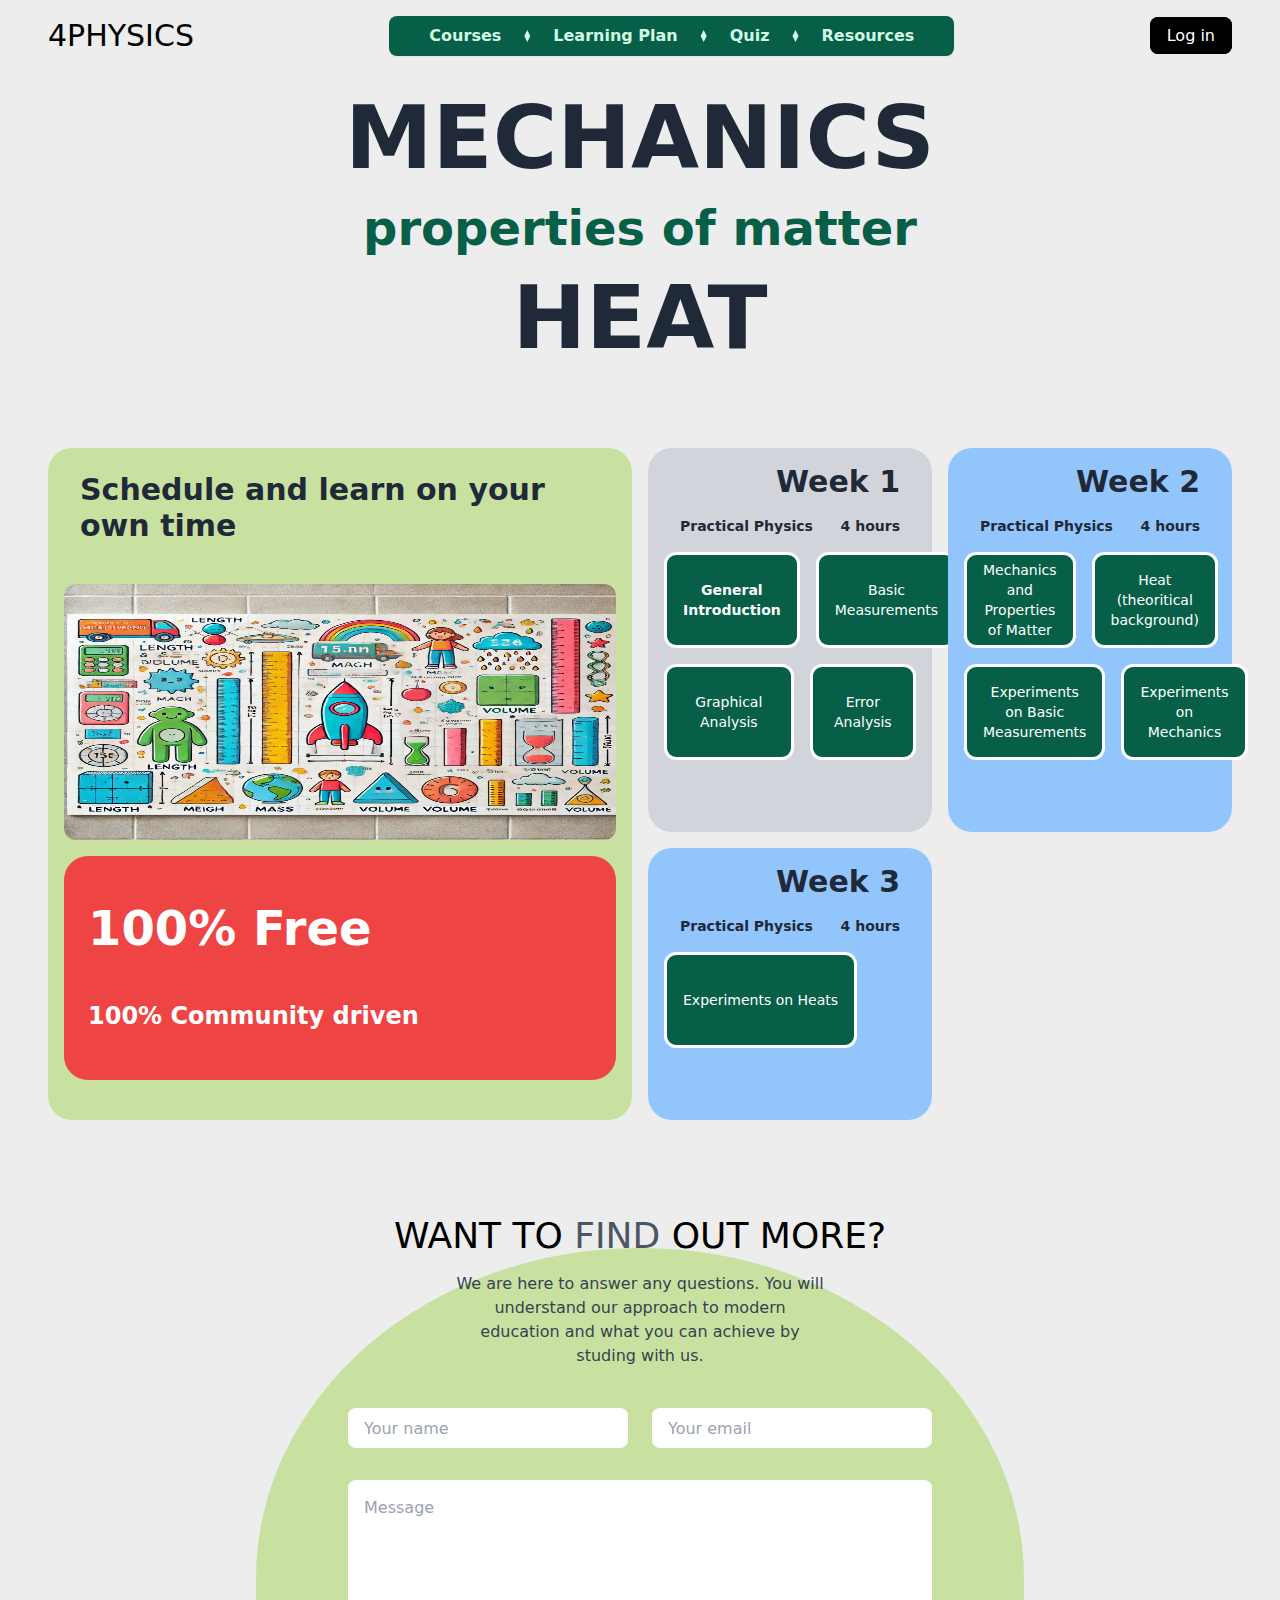
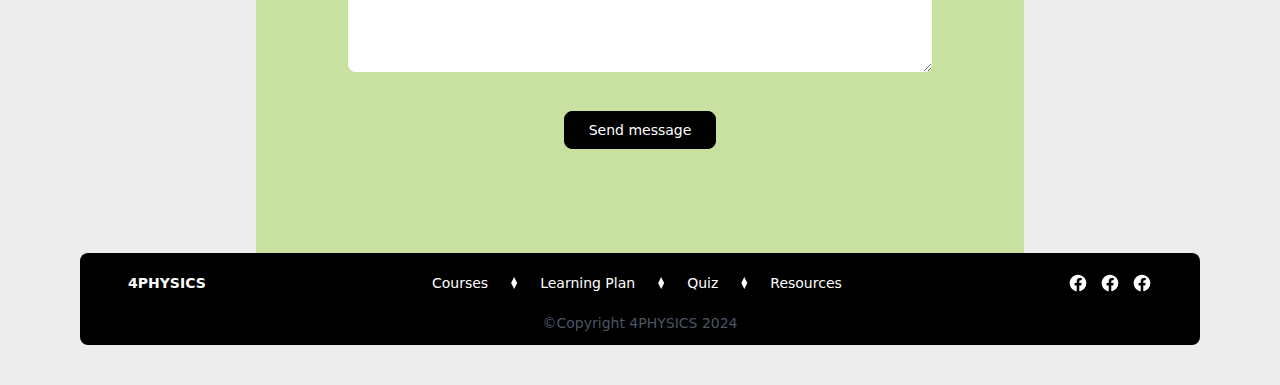
<file: courses/practical-physics.html>
<!Doctype html>
<html lang="en">
    <head>
        <meta charset="utf-8">
        <meta name="viewport" content="width=device-width, initial-scale=1.0">
        <meta name="theme-color" content="#ededed" >
        <title>Practical Physics | Mechanics | Matter</title>
        <link rel="icon" type="image/jpeg" href="../assets/favicon.jpeg">
        <link rel="stylesheet" href="../css/styles.css">
        <link rel="stylesheet" href="../css/tailwind.min.css">
        <script src="../js/jquery-3.7.1.min.js"></script>
        <script src="../js/main.js"></script>

    </head>
    <body class="bg-gray-505">
      <header class="sm-hidden sticky top-0 z-50 bg-gray-505 flex items-center justify-between px-6 lg:px-12 py-4">
          <div class="">
            <a href="../index.html" class="brand text-3xl">4PHYSICS</a>
          </div>
          <nav class="flex items-center justify-center rounded-lg py-2 px-4 lg:px-6 bg-green-800 font-semibold shadow-sm text-green-100">
            <a class="mx-4 anchor" href="../index.html#courses">Courses</a>
            <div class="w-5 h-3 polygon bg-green-100"></div>
            <a class="mx-4 anchor" href="../physics/learning-plan.html">Learning Plan</a>
            <div class="w-5 h-3 polygon bg-green-100"></div>
            <a class="mx-4 anchor" href="../physics/quiz.html">Quiz</a>
            <div class="w-5 h-3 polygon bg-green-100"></div>
            <a class="mx-4 anchor" href="../physics/resources.html">Resources</a>
          </nav>
          <div>
              <a class="weight-500 transition-all bg-black py-2 px-4 text-white rounded-lg border hover:bg-white border-black hover:text-black" href="/login.html">Log in</a>
          </div>
      </header>

      <aside class="md-hidden bg-overlay slide-out">
        <div class="img-bg overflow-hidden rounded-r-2xl side-bar">

          <div class="flex items-end justify-end p-6">
            <button class="close-btn rounded-full font-bold text-xl w-12 h-12 flex items-center justify-center bg-light">X</button>
          </div>
          <nav class="mt-10">
            <a class="anchor mb-4 text-2xl font-semibold text-gray-700 bg-light pl-4 py-4 flex items-center justify-start gap-2" href="../index.html#courses">
              <div class="w-10 h-8 polygon bg-gray-500"></div>
              <span>Courses</span>
            </a>
            <a class="anchor mb-4 text-2xl font-semibold text-gray-700 bg-light pl-4 py-4  flex items-center justify-start gap-2" href="../physics/learning-plan.html">
              <div class="w-10 h-8 polygon bg-gray-500"></div>
              <span>Learning Plan</span>
            </a>
            <a class="anchor mb-4 text-2xl font-semibold text-gray-700 bg-light pl-4 py-4  flex items-center justify-start gap-2" href="../physics/quiz.html">
              <div class="w-10 h-8 polygon bg-gray-500"></div>
              <span>Quiz</span>
            </a>
            <a class="anchor mb-4 text-2xl font-semibold text-gray-700 bg-light pl-4 py-4 flex items-center justify-start gap-2" href="../physics/resources.html">
              <div class="w-10 h-8 polygon bg-gray-500"></div>
              <span>Resources</span>
            </a>
            <div class="mt-24"></div>
            <a class="anchor mb-4 text-2xl font-semibold text-gray-700 bg-light pl-4 py-4  flex items-center justify-start gap-2" href="../index.html#aboutus">
              <div class="w-10 h-8 polygon bg-gray-500"></div>
              <span>About Us</span>
            </a>
          </nav>
        </div>

      </aside>

      <header class="sticky top-0 left-0 right-0 px-4 md:px-6 z-50 bg-gray-505 flex items-center justify-between md-hidden py-4">
        <div class="flex items-center justify-center gap-4">
          <button class="open-btn">
            <div class="w-8 h-1 bg-black rounded-xl"></div>
            <div class="w-8 h-1 bg-black rounded-xl my-1"></div>
            <div class="w-8 h-1 bg-black rounded-xl"></div>
          </button>
          <a href="../index.html" class="font-semibold text-xl">4PHYSICS</a>
        </div>
        
        <div>
            <a class="weight-500 transition-all bg-black py-2 px-4 text-white rounded-lg border hover:bg-white border-black hover:text-black" href="/login.html">Log in</a>
        </div>
      </header>
      
      <main class="">
          
            <section class="px-4 mb-10">
                <h1 class=" text-center font-bold text-xm text-xt text-xlg text-gray-800">MECHANICS</h1>
                <h1 class="text-center font-bold text-4xl md:text-5xl text-green-800">properties of matter</h1>
                <h1 class="text-center font-bold text-xm text-xt text-xlg text-gray-800">HEAT</h1>
            </section>

            <section class="mt-16">
                <div class="grid grid-cols-12 gap-y-6 lg:gap-x-4 px-4 md:px-8 lg:px-12">

                  <div class="col-span-12 md:col-span-12 lg:col-span-6">
                    <div class="px-4 bg-light-green pb-6 rounded-3xl">
                        <h2 class="text-3xl text-gray-800 font-bold py-6 pl-4">Schedule and learn on your own time</h2>
                        <div class="w-full rounded-xl py-4">
                            <img src="../assets/unit-dimension.jpeg" alt="Experiments" width="200" height="150" class="w-full h-40 md:h-64 rounded-xl">
                        </div>
                        <div class="bg-red-500 rounded-3xl py-6 mb-4">
                          <p class="text-5xl text-white font-bold p-6">100% Free</p>
                          <p class="font-bold text-2xl text-white p-6">100% Community driven</p>
                        </div>
                    </div>
                  </div>

                  <div id="topics" class="col-span-12 md:col-span-12 lg:col-span-6 grid grid-cols-6 gap-x-4">

                    <div class="bg-gray-300 col-span-12 md:col-span-3 lg:col-span-3 px-4 md:mt-0 rounded-3xl">
                      <h2 class="text-3xl text-gray-800 font-bold p-4 text-right">Week 1</h2>
                      <div class="flex items-center justify-between text-sm font-bold text-gray-800 px-4">
                        <span>Practical Physics</span>
                        <span>4 hours</span>
                      </div>
                      <div class="mt-4">
                        <div class="flex items-center justify-between gap-4 mb-4">
                          <button id="lesson1" class="bg-green-800 course-btn text-white text-sm font-semibold  h-24 px-4 rounded-xl w-full">
                            <span>General Introduction</span>
                          </button>
                          <button id="lesson2" class="bg-green-800 course-btn text-white text-sm h-24 px-4 rounded-xl w-full">Basic Measurements</button>
                        </div>
                        <div class="flex items-center justify-between gap-4 mb-4">
                            <button id="lesson3" class="bg-green-800 course-btn text-white text-sm h-24 px-4 rounded-xl">Graphical Analysis</button>
                            <button id="lesson4" class="bg-green-800 course-btn text-white text-sm h-24 px-4 rounded-xl">Error Analysis</button>
                        </div>
                      </div>
                    </div>

                    <div class="bg-blue-300 col-span-12 md:col-span-3 lg:col-span-3 px-4 mt-4  md:mt-0 lg:mt-0 rounded-3xl">
                      <h2 class="text-3xl text-gray-800 font-bold p-4 text-right">Week 2</h2>
                      <div class="flex items-center justify-between text-sm font-bold text-gray-800 px-4">
                        <span>Practical Physics</span>
                        <span>4 hours</span>
                      </div>
                      <div class="mt-4">
                        <div class="flex items-center justify-between gap-4 mb-4">
                          <button id="lesson5" class="bg-green-800 course-btn text-white text-sm h-24 px-4 rounded-xl">Mechanics and Properties of Matter</button>
                          <button id="lesson6" class="bg-green-800 course-btn text-white text-sm h-24 px-4 rounded-xl">Heat (theoritical background)</button>
                        </div>
                        <div class="flex items-center justify-between gap-4 mb-4">
                            <button id="lesson7" class="bg-green-800 course-btn text-white text-sm h-24 px-4 rounded-xl">Experiments on Basic Measurements</button>
                            <button id="lesson8" class="bg-green-800 course-btn text-white text-sm h-24 px-4 rounded-xl">Experiments on Mechanics</button>
                        </div>
                      </div>
                    </div>


                    <div class="bg-blue-300 col-span-12 md:col-span-3 lg:col-span-3 px-4 mt-4 mb:mt-0 rounded-3xl">
                      <h2 class="text-3xl text-gray-800 font-bold p-4 text-right">Week 3</h2>
                      <div class="flex items-center justify-between text-sm font-bold text-gray-800 px-4">
                        <span>Practical Physics</span>
                        <span>4 hours</span>
                      </div>
                      <div class="mt-4">
                        <div class="flex items-center justify-between gap-4 mb-4">
                          <button id="lesson9" class="bg-green-800 course-btn text-white text-sm h-24 px-4 rounded-xl">Experiments on Heats</button>
                        </div>
                      </div>
                    </div>
                    </div>
                  </div>

              </div>

            </section>

            <section class="py-10 md:py-16 mt-8 md:px-10 relative form">
              <h2 class="weight-500 text-4xl text-center">WANT TO <span class="text-gray-600">FIND</span> OUT MORE?</h2>
              <div class="px-4 md:w-2/3 lg:w-1/3 m-auto">
                  <p class="text-center text-gray-700 mt-4">
                      We are here to answer any questions. You will understand our approach to modern education
                      and what you can achieve by studing with us.
                  </p>
              </div>
              <div class="px-4 flex items-center justify-center mt-10">
                  <form class="md:w-3/4 lg:w-1/2" action="index.html" method="post">
                    <div class="flex items-center justify-between">
                      <input type="text" placeholder="Your name" class="bg-white h-10 px-4 rounded-lg w-1/2 mr-6">
                      <input type="text" placeholder="Your email" class="bg-white h-10 px-4 rounded-lg w-1/2">
                    </div>
                    <div class="mt-8">
                      <textarea placeholder="Message" class="bg-white w-full h-48 px-4 pt-4 rounded-lg"></textarea>
                    </div>
                    <div class="flex items-center justify-center mt-8">
                      <input type="submit" class="transition-all weight-500 cursor-pointer bg-black text-white py-2 px-6 rounded-lg text-sm border border-black hover:bg-white hover:text-black" value="Send message">
                    </div>
                  </form>
              </div>
          </section>


        </main>


        <footer class="mt-10 md:px-12 lg:px-20">
            <div class=" bg-black px-8 md:px-10 lg:px-12 mb-10 rounded-lg">
              <div class="flex justify-between items-center flex-col md:flex-row text-white py-3">
                <div class="font-bold mt-4 mb-4 md:mt-0 md:mb-0">
                  <a href="/index.html" class="text-sm">4PHYSICS</a>
                </div>
                <nav class="flex items-center justify-center flex-col md:flex-row gap-y-2 rounded-lg py-2 px-6 text-sm shadow-sm text-white">
                    <a class="mx-4 text-xxs md:text-sm hover:underline" href="../index.html#courses">Courses</a>
                    <div class="w-5 h-3 polygon bg-white"></div>
                    <a class="mx-4 text-xxs md:text-sm hover:underline" href="../physics/learning-plan.html">Learning Plan</a>
                    <div class="w-5 h-3 polygon bg-white"></div>
                    <a class="mx-4 text-xxs md:text-sm hover:underline" href="../physics/quiz.html">Quiz</a>
                    <div class="w-5 h-3 polygon bg-white"></div>
                    <a class="mx-4 text-xxs md:text-sm hover:underline" href="../physics/resources.html">Resources</a>
                </nav>
                <div class="flex items-center justify-center text-sm mt-4 md:mt-0">
                  <a href="https://fb.com" class="mr-3">
                    <img src="../assets/facebook.svg" alt="facebook" width="20" height="20" class="">
                  </a>
                  <a href="https://x.com">
                    <img src="../assets/facebook.svg" alt="Twitter" width="20" height="20" class="">
                  </a>
                  <a href="https://insta.com" class="ml-3">
                    <img src="../assets/facebook.svg" alt="Instagram" width="20" height="20" class="">
                  </a>
                </div>
              </div>
              <p class="pb-3 text-gray-600 text-center text-sm">&copy;Copyright 4PHYSICS 2024</p>
            </div>
        </footer>
    </body>
</html>
</file>
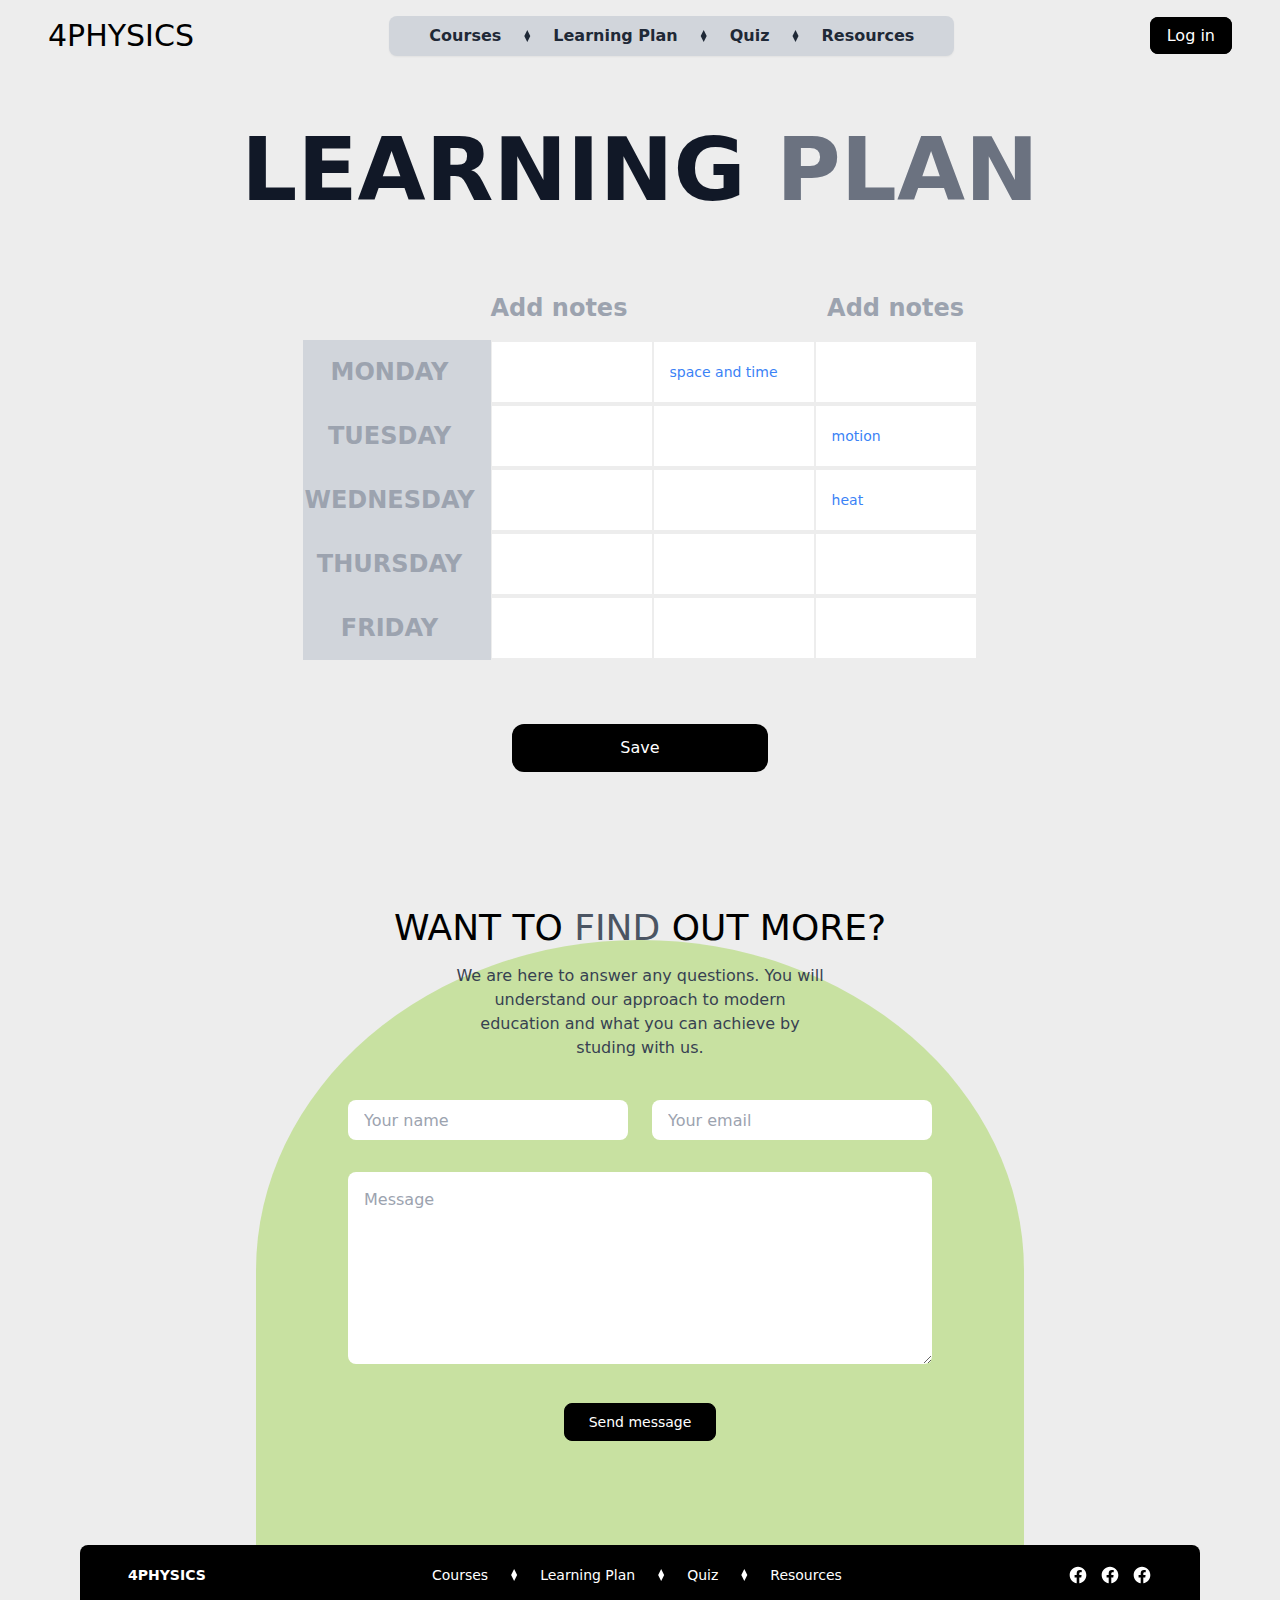
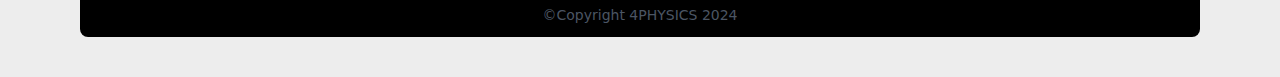
<file: physics/learning-plan.html>
<!Doctype html>
<html lang="en">
    <head>
        <meta charset="utf-8">
        <meta name="viewport" content="width=device-width, initial-scale=1.0">
        <meta name="theme-color" content="#ededed" >
        <title>Learning Plan</title>
        <link rel="icon" type="image/jpeg" href="../assets/favicon.jpeg">
        <link rel="stylesheet" href="../css/styles.css">
        <link rel="stylesheet" href="../css/tailwind.min.css">
        <script src="../js/jquery-3.7.1.min.js"></script>
        <script src="../js/progressbar.min.js"></script>
        <script src="../js/main.js"></script>

    </head>
    <body class="bg-gray-505">
      <header class="sm-hidden sticky top-0 z-50 bg-gray-505 flex items-center justify-between px-6 lg:px-12 py-4">
          <div class="">
            <a href="../index.html" class="brand text-3xl">4PHYSICS</a>
          </div>
          <nav class="flex items-center justify-center rounded-lg py-2 px-4 lg:px-6 bg-gray-300 font-semibold shadow-sm text-gray-800">
            <a class="mx-4 anchor" href="../index.html#courses">Courses</a>
            <div class="w-5 h-3 polygon bg-gray-800"></div>
            <a class="mx-4 anchor" href="../physics/learning-plan.html">Learning Plan</a>
            <div class="w-5 h-3 polygon bg-gray-800"></div>
            <a class="mx-4 anchor" href="../physics/quiz.html">Quiz</a>
            <div class="w-5 h-3 polygon bg-gray-800"></div>
            <a class="mx-4 anchor" href="../physics/resources.html">Resources</a>
          </nav>
          <div>
              <a class="weight-500 transition-all bg-black py-2 px-4 text-white rounded-lg border hover:bg-white border-black hover:text-black" href="../login.html">Log in</a>
          </div>
      </header>

      <aside class="md-hidden bg-overlay slide-out">
        <div class="img-bg overflow-hidden rounded-r-2xl side-bar">

          <div class="flex items-end justify-end p-6">
            <button class="close-btn rounded-full font-bold text-xl w-12 h-12 flex items-center justify-center bg-light">X</button>
          </div>
          <nav class="mt-10">
            <a class="anchor mb-4 text-2xl font-semibold text-gray-700 bg-light pl-4 py-4 flex items-center justify-start gap-2" href="../index.html#courses">
              <div class="w-10 h-8 polygon bg-gray-500"></div>
              <span>Courses</span>
            </a>
            <a class="anchor mb-4 text-2xl font-semibold text-gray-700 bg-light pl-4 py-4  flex items-center justify-start gap-2" href="../physics/learning-plan.html">
              <div class="w-10 h-8 polygon bg-gray-500"></div>
              <span>Learning Plan</span>
            </a>
            <a class="anchor mb-4 text-2xl font-semibold text-gray-700 bg-light pl-4 py-4  flex items-center justify-start gap-2" href="../physics/quiz.html">
              <div class="w-10 h-8 polygon bg-gray-500"></div>
              <span>Quiz</span>
            </a>
            <a class="anchor mb-4 text-2xl font-semibold text-gray-700 bg-light pl-4 py-4 flex items-center justify-start gap-2" href="../physics/resources.html">
              <div class="w-10 h-8 polygon bg-gray-500"></div>
              <span>Resources</span>
            </a>
            <div class="mt-24"></div>
            <a class="anchor mb-4 text-2xl font-semibold text-gray-700 bg-light pl-4 py-4  flex items-center justify-start gap-2" href="../index.html#aboutus">
              <div class="w-10 h-8 polygon bg-gray-500"></div>
              <span>About Us</span>
            </a>
          </nav>
        </div>

      </aside>

      <header class="sticky top-0 left-0 right-0 px-4 md:px-6 z-50 bg-gray-505 flex items-center justify-between md-hidden py-4">
        <div class="flex items-center justify-center gap-4">
          <button class="open-btn">
            <div class="w-8 h-1 bg-black rounded-xl"></div>
            <div class="w-8 h-1 bg-black rounded-xl my-1"></div>
            <div class="w-8 h-1 bg-black rounded-xl"></div>
          </button>
          <a href="../index.html" class="font-semibold text-xl">4PHYSICS</a>
        </div>
        
        <div>
            <a class="weight-500 transition-all bg-black py-2 px-4 text-white rounded-lg border hover:bg-white border-black hover:text-black" href="/login.html">Log in</a>
        </div>
      </header>
      
      <main class="">
          <section class="mt-8">
            <h1 class="text-xlg text-xt text-xm text-gray-900 text-center font-bold">LEARNING <span class="text-gray-500">PLAN</span></h1>
          </section>

          <section class="px-4 md:px-8 mt-10 flex items-center justify-center overflow-auto">
            <table class="p-4 text-sm text-blue-500">
                <tr>
                    <th scope="col" colspan="3" class="text-2xl text-gray-400 py-4">Add notes</th>
                    <th scope="col" colspan="3" class="text-2xl text-gray-400 py-4">Add notes</th>
                </tr>
                <tr>
                    <th class="text-2xl text-gray-400 py-4 pr-4 bg-gray-300">
                        MONDAY
                    </th>
                    <td>
                        <input id="in1" type="text" class="w-40 py-5 px-4 bg-white" >
                    </td>
                    <td>
                        <input id="in2" type="text" class="w-40 py-5 px-4 bg-white" >
                    </td>
                    <td>
                        <input id="in3" type="text" class="w-40 py-5 px-4 bg-white" >
                    </td>
                </tr>
                <tr>
                    <th class="text-2xl text-gray-400 py-4 pr-4 bg-gray-300">
                        TUESDAY
                    </th>
                    <td>
                        <input id="in4" type="text" class="w-40 py-5 px-4 bg-white" >
                    </td>
                    <td>
                        <input id="in5" type="text" class="w-40 py-5 px-4 bg-white" >
                    </td>
                    <td>
                        <input id="in6" type="text" class="w-40 py-5 px-4 bg-white" >
                    </td>
                </tr>
                <tr>
                    <th class="text-2xl text-gray-400 py-4 pr-4 bg-gray-300">
                        WEDNESDAY
                    </th>
                    <td>
                        <input id="in7" type="text" class="w-40 py-5 px-4 bg-white" >
                    </td>
                    <td>
                        <input id="in8" type="text" class="w-40 py-5 px-4 bg-white" >
                    </td>
                    <td>
                        <input id="in9" type="text" class="w-40 py-5 px-4 bg-white" >
                    </td>
                </tr>
                <tr>
                    <th class="text-2xl text-gray-400 py-4 pr-4 bg-gray-300">
                        THURSDAY
                    </th>
                    <td>
                        <input id="in10" type="text" class="w-40 py-5 px-4 bg-white" >
                    </td>
                    <td>
                        <input id="in11" type="text" class="w-40 py-5 px-4 bg-white" >
                    </td>
                    <td>
                        <input id="in12" type="text" class="w-40 py-5 px-4 bg-white" >
                    </td>
                </tr>
                <tr>
                    <th class="text-2xl text-gray-400 py-4 pr-4 bg-gray-300">
                        FRIDAY
                    </th>
                    <td>
                        <input id="in13" type="text" class="w-40 py-5 px-4 bg-white" >
                    </td>
                    <td>
                        <input id="in14" type="text" class="w-40 py-5 px-4 bg-white" >
                    </td>
                    <td>
                        <input id="in15" type="text" class="w-40 py-5 px-4 bg-white" >
                    </td>
                </tr>
                    
                    
            </table>
          </section>

          <section class="flex items-center justify-center py-10 mt-6">
            <button id="planBtn" class="bg-black w-64 py-3 weight-500 text-white rounded-xl">Save</button>
          </section>

            <section class="py-10 md:py-16 mt-8 md:px-10 relative form">
              <h2 class="weight-500 text-4xl text-center">WANT TO <span class="text-gray-600">FIND</span> OUT MORE?</h2>
              <div class="px-4 md:w-2/3 lg:w-1/3 m-auto">
                  <p class="text-center text-gray-700 mt-4">
                      We are here to answer any questions. You will understand our approach to modern education
                      and what you can achieve by studing with us.
                  </p>
              </div>
              <div class="px-4 flex items-center justify-center mt-10">
                  <form class="md:w-3/4 lg:w-1/2" action="index.html" method="post">
                    <div class="flex items-center justify-between">
                      <input type="text" placeholder="Your name" class="bg-white h-10 px-4 rounded-lg w-1/2 mr-6">
                      <input type="text" placeholder="Your email" class="bg-white h-10 px-4 rounded-lg w-1/2">
                    </div>
                    <div class="mt-8">
                      <textarea placeholder="Message" class="bg-white w-full h-48 px-4 pt-4 rounded-lg"></textarea>
                    </div>
                    <div class="flex items-center justify-center mt-8">
                      <input type="submit" class="transition-all weight-500 cursor-pointer bg-black text-white py-2 px-6 rounded-lg text-sm border border-black hover:bg-white hover:text-black" value="Send message">
                    </div>
                  </form>
              </div>
          </section>


        </main>


        <footer class="mt-10 md:px-12 lg:px-20">
            <div class=" bg-black px-8 md:px-10 lg:px-12 mb-10 rounded-lg">
              <div class="flex justify-between items-center flex-col md:flex-row text-white py-3">
                <div class="font-bold mt-4 mb-4 md:mt-0 md:mb-0">
                  <a href="/index.html" class="text-sm">4PHYSICS</a>
                </div>
                <nav class="flex items-center justify-center flex-col md:flex-row gap-y-2 rounded-lg py-2 px-6 text-sm shadow-sm text-white">
                    <a class="mx-4 text-xxs md:text-sm hover:underline" href="../index.html#courses">Courses</a>
                    <div class="w-5 h-3 polygon bg-white"></div>
                    <a class="mx-4 text-xxs md:text-sm hover:underline" href="../physics/learning-plan.html">Learning Plan</a>
                    <div class="w-5 h-3 polygon bg-white"></div>
                    <a class="mx-4 text-xxs md:text-sm hover:underline" href="../physics/quiz.html">Quiz</a>
                    <div class="w-5 h-3 polygon bg-white"></div>
                    <a class="mx-4 text-xxs md:text-sm hover:underline" href="../physics/resources.html">Resources</a>
                </nav>
                <div class="flex items-center justify-center text-sm mt-4 md:mt-0">
                  <a href="https://fb.com" class="mr-3">
                    <img src="../assets/facebook.svg" alt="facebook" width="20" height="20" class="">
                  </a>
                  <a href="https://x.com">
                    <img src="../assets/facebook.svg" alt="Twitter" width="20" height="20" class="">
                  </a>
                  <a href="https://insta.com" class="ml-3">
                    <img src="../assets/facebook.svg" alt="Instagram" width="20" height="20" class="">
                  </a>
                </div>
              </div>
              <p class="pb-3 text-gray-600 text-center text-sm">&copy;Copyright 4PHYSICS 2024</p>
            </div>
        </footer>
    </body>
</html>
</file>
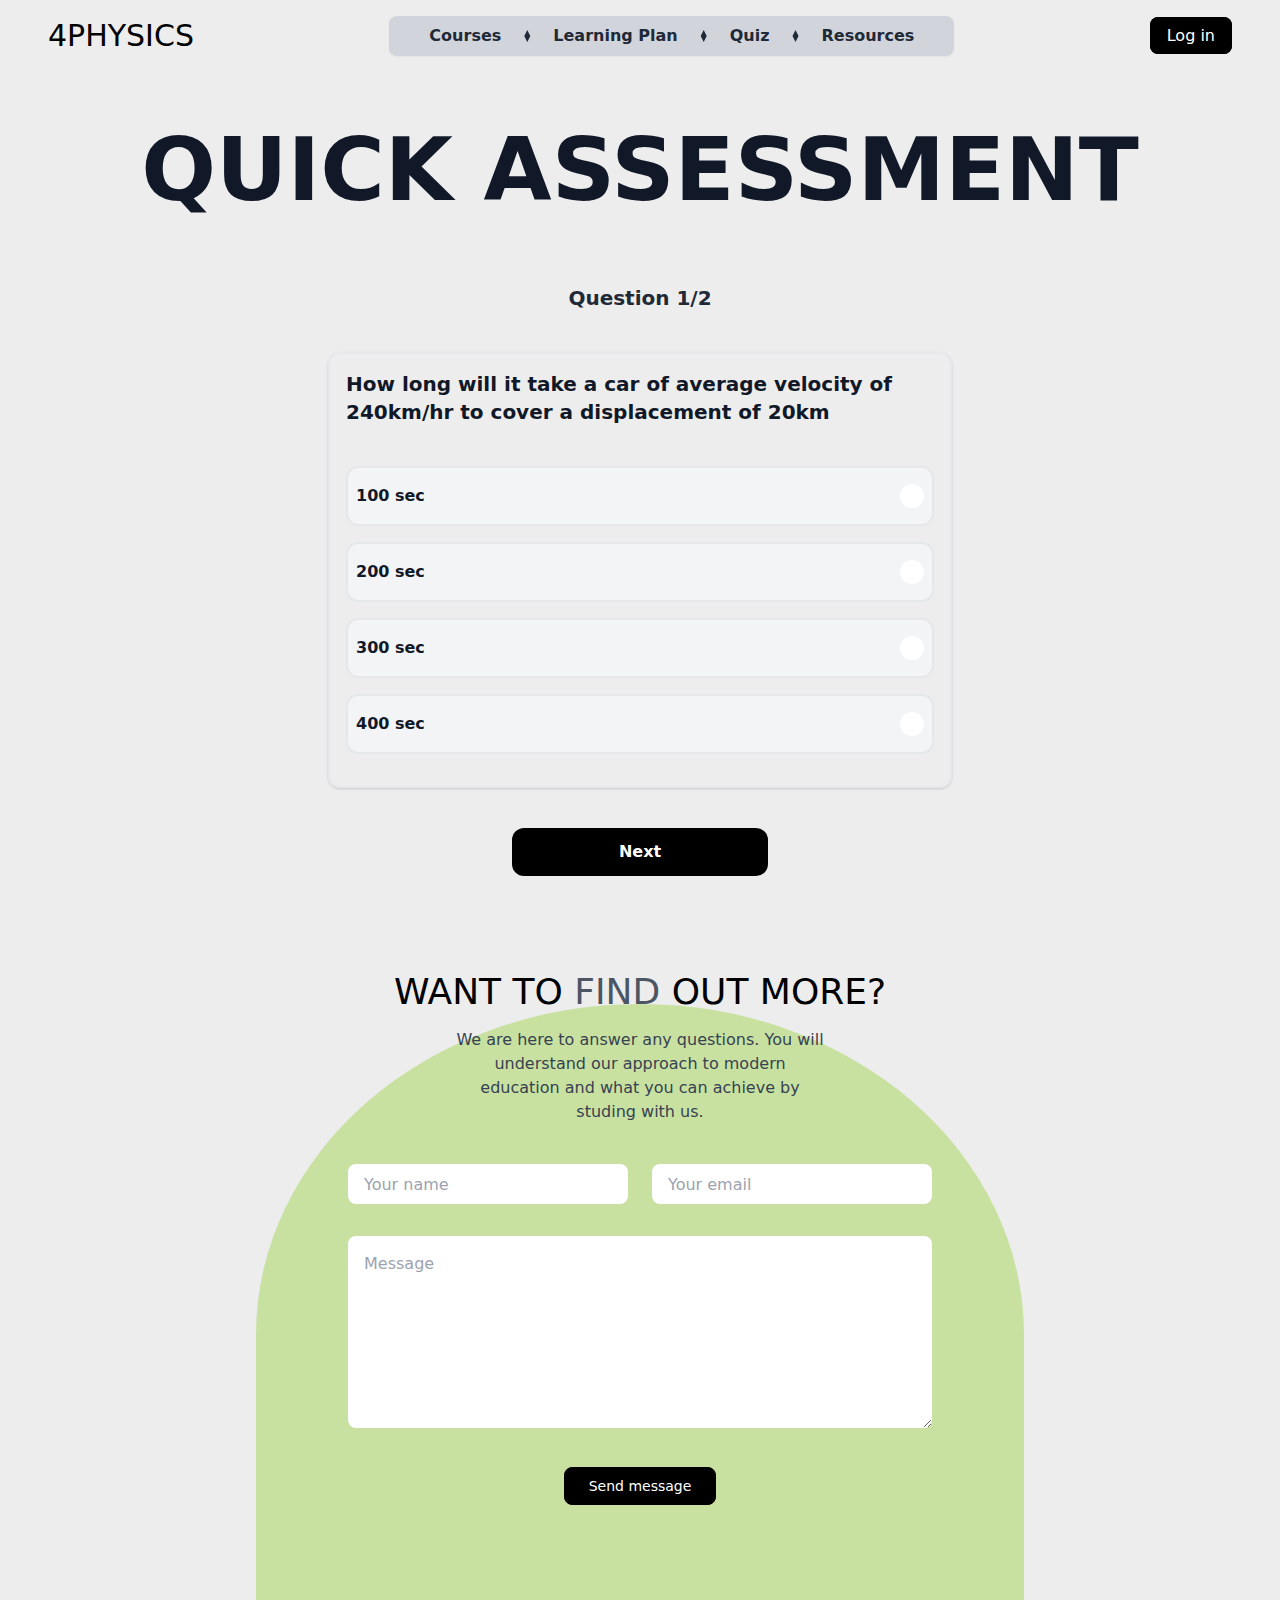
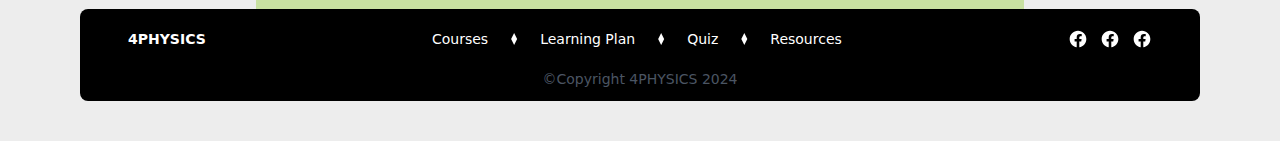
<file: physics/quiz.html>
<!Doctype html>
<html lang="en">
    <head>
        <meta charset="utf-8">
        <meta name="viewport" content="width=device-width, initial-scale=1.0">
        <meta name="theme-color" content="#ededed" >
        <title>Quiz</title>
        <link rel="icon" type="image/jpeg" href="../assets/favicon.jpeg">
        <link rel="stylesheet" href="../css/styles.css">
        <link rel="stylesheet" href="../css/tailwind.min.css">
        <script src="../js/jquery-3.7.1.min.js"></script>
        <script src="../js/progressbar.min.js"></script>
        <script src="../js/main.js"></script>

    </head>
    <body class="bg-gray-505">
      <header class="sm-hidden sticky top-0 z-50 bg-gray-505 flex items-center justify-between px-6 lg:px-12 py-4">
          <div class="">
            <a href="../index.html" class="brand text-3xl">4PHYSICS</a>
          </div>
          <nav class="flex items-center justify-center rounded-lg py-2 px-4 lg:px-6 bg-gray-300 font-semibold shadow-sm text-gray-800">
            <a class="mx-4 anchor" href="../index.html#courses">Courses</a>
            <div class="w-5 h-3 polygon bg-gray-800"></div>
            <a class="mx-4 anchor" href="../physics/learning-plan.html">Learning Plan</a>
            <div class="w-5 h-3 polygon bg-gray-800"></div>
            <a class="mx-4 anchor" href="../physics/quiz.html">Quiz</a>
            <div class="w-5 h-3 polygon bg-gray-800"></div>
            <a class="mx-4 anchor" href="../physics/resources.html">Resources</a>
          </nav>
          <div>
              <a class="weight-500 transition-all bg-black py-2 px-4 text-white rounded-lg border hover:bg-white border-black hover:text-black" href="../login.html">Log in</a>
          </div>
      </header>

      <aside class="md-hidden bg-overlay slide-out">
        <div class="img-bg overflow-hidden rounded-r-2xl side-bar">

          <div class="flex items-end justify-end p-6">
            <button class="close-btn rounded-full font-bold text-xl w-12 h-12 flex items-center justify-center bg-light">X</button>
          </div>
          <nav class="mt-10">
            <a class="anchor mb-4 text-2xl font-semibold text-gray-700 bg-light pl-4 py-4 flex items-center justify-start gap-2" href="../index.html#courses">
              <div class="w-10 h-8 polygon bg-gray-500"></div>
              <span>Courses</span>
            </a>
            <a class="anchor mb-4 text-2xl font-semibold text-gray-700 bg-light pl-4 py-4  flex items-center justify-start gap-2" href="../physics/learning-plan.html">
              <div class="w-10 h-8 polygon bg-gray-500"></div>
              <span>Learning Plan</span>
            </a>
            <a class="anchor mb-4 text-2xl font-semibold text-gray-700 bg-light pl-4 py-4  flex items-center justify-start gap-2" href="../physics/quiz.html">
              <div class="w-10 h-8 polygon bg-gray-500"></div>
              <span>Quiz</span>
            </a>
            <a class="anchor mb-4 text-2xl font-semibold text-gray-700 bg-light pl-4 py-4 flex items-center justify-start gap-2" href="../physics/resources.html">
              <div class="w-10 h-8 polygon bg-gray-500"></div>
              <span>Resources</span>
            </a>
            <div class="mt-24"></div>
            <a class="anchor mb-4 text-2xl font-semibold text-gray-700 bg-light pl-4 py-4  flex items-center justify-start gap-2" href="../index.html#aboutus">
              <div class="w-10 h-8 polygon bg-gray-500"></div>
              <span>About Us</span>
            </a>
          </nav>
        </div>

      </aside>

      <header class="sticky top-0 left-0 right-0 px-4 md:px-6 z-50 bg-gray-505 flex items-center justify-between md-hidden py-4">
        <div class="flex items-center justify-center gap-4">
          <button class="open-btn">
            <div class="w-8 h-1 bg-black rounded-xl"></div>
            <div class="w-8 h-1 bg-black rounded-xl my-1"></div>
            <div class="w-8 h-1 bg-black rounded-xl"></div>
          </button>
          <a href="../index.html" class="font-semibold text-xl">4PHYSICS</a>
        </div>
        
        <div>
            <a class="weight-500 transition-all bg-black py-2 px-4 text-white rounded-lg border hover:bg-white border-black hover:text-black" href="/login.html">Log in</a>
        </div>
      </header>
      
      <main class="">
          <section class="px-4 md:px-8">
            <h1 class="text-xlg text-xt text-xm text-gray-900 text-center font-bold py-8">QUICK ASSESSMENT</h1>

          </section>

          <section class="flex items-center justify-center flex-col px-4 quiz-panel">
            <h2 class="text-gray-800 text-xl py-4 font-semibold self-start md:self-center quiz-counter"></h2>

            <div class="text-gray-900 mt-6 rounded-xl border-2 p-4 shadow md:w-1/2">
                <p class="font-bold text-xl question">
                    
                </p>
                <ul class="mt-10 font-semibold">
                    <li class="opt-1 flex items-center justify-between border-2 rounded-xl mb-4 py-4 px-2 bg-gray-100">
                        <span class=""></span>
                        <div class="w-6 h-6 bg-white rounded-full"></div>
                    </li>
                    <li class="opt-2 flex items-center justify-between border-2 rounded-xl mb-4 py-4 px-2 bg-gray-100">
                        <span class=""></span>
                        <div class="w-6 h-6 bg-white rounded-full"></div>
                    </li>
                    <li class="opt-3 flex items-center justify-between border-2 rounded-xl mb-4 py-4 px-2 bg-gray-100">
                        <span class=""></span>
                        <div class="w-6 h-6 bg-white rounded-full"></div>
                    </li>
                    <li class="opt-4 flex items-center justify-between border-2 rounded-xl mb-4 py-4 px-2 bg-gray-100">
                        <span class=""></span>
                        <div class="w-6 h-6 bg-white rounded-full"></div>
                    </li>
                </ul>
            </div>
            <div class="mt-10">
                <button class="w-64 py-3 font-semibold text-white bg-black rounded-xl next-btn">Next</button>
            </div>
          </section>

          <section class="progress-panel mx-4 mt-10 flex items-center justify-center flex-col hidden">
              <h2 class="text-3xl font-bold text-center text-gray-900">Assessment Result</h2>
              <div class="rounded-xl border-2 p-4 shadow w-full md:w-3/4  lg:1/2 mt-10">
                <div class="flex items-center justify-center flex-col gap-4">
                  <div id="quizzes" class="w-64"></div>
                  <p class="text-center weight-500 py-4">Questions</p>
                </div>
                <hr />
                <div class="flex items-center justify-center gap-6 flex-col md:flex-row">
                  <div class="">
                    <div id="correct" class="w-64"></div>
                    <p class="text-center weight-500 py-4">Correct answers</p>
                  </div>
                  <div>
                    <div id="wrong" class="w-64"></div>
                    <p class="text-center weight-500 py-4">Wrong answers</p>
                  </div>
                </div>
              </div>
          </section>

            <section class="py-10 md:py-16 mt-8 md:px-10 relative form">
              <h2 class="weight-500 text-4xl text-center">WANT TO <span class="text-gray-600">FIND</span> OUT MORE?</h2>
              <div class="px-4 md:w-2/3 lg:w-1/3 m-auto">
                  <p class="text-center text-gray-700 mt-4">
                      We are here to answer any questions. You will understand our approach to modern education
                      and what you can achieve by studing with us.
                  </p>
              </div>
              <div class="px-4 flex items-center justify-center mt-10">
                  <form class="md:w-3/4 lg:w-1/2" action="index.html" method="post">
                    <div class="flex items-center justify-between">
                      <input type="text" placeholder="Your name" class="bg-white h-10 px-4 rounded-lg w-1/2 mr-6">
                      <input type="text" placeholder="Your email" class="bg-white h-10 px-4 rounded-lg w-1/2">
                    </div>
                    <div class="mt-8">
                      <textarea placeholder="Message" class="bg-white w-full h-48 px-4 pt-4 rounded-lg"></textarea>
                    </div>
                    <div class="flex items-center justify-center mt-8">
                      <input type="submit" class="transition-all weight-500 cursor-pointer bg-black text-white py-2 px-6 rounded-lg text-sm border border-black hover:bg-white hover:text-black" value="Send message">
                    </div>
                  </form>
              </div>
          </section>


        </main>


        <footer class="mt-10 md:px-12 lg:px-20">
            <div class=" bg-black px-8 md:px-10 lg:px-12 mb-10 rounded-lg">
              <div class="flex justify-between items-center flex-col md:flex-row text-white py-3">
                <div class="font-bold mt-4 mb-4 md:mt-0 md:mb-0">
                  <a href="/index.html" class="text-sm">4PHYSICS</a>
                </div>
                <nav class="flex items-center justify-center flex-col md:flex-row gap-y-2 rounded-lg py-2 px-6 text-sm shadow-sm text-white">
                    <a class="mx-4 text-xxs md:text-sm hover:underline" href="../index.html#courses">Courses</a>
                    <div class="w-5 h-3 polygon bg-white"></div>
                    <a class="mx-4 text-xxs md:text-sm hover:underline" href="../physics/learning-plan.html">Learning Plan</a>
                    <div class="w-5 h-3 polygon bg-white"></div>
                    <a class="mx-4 text-xxs md:text-sm hover:underline" href="../physics/quiz.html">Quiz</a>
                    <div class="w-5 h-3 polygon bg-white"></div>
                    <a class="mx-4 text-xxs md:text-sm hover:underline" href="../physics/resources.html">Resources</a>
                </nav>
                <div class="flex items-center justify-center text-sm mt-4 md:mt-0">
                  <a href="https://fb.com" class="mr-3">
                    <img src="../assets/facebook.svg" alt="facebook" width="20" height="20" class="">
                  </a>
                  <a href="https://x.com">
                    <img src="../assets/facebook.svg" alt="Twitter" width="20" height="20" class="">
                  </a>
                  <a href="https://insta.com" class="ml-3">
                    <img src="../assets/facebook.svg" alt="Instagram" width="20" height="20" class="">
                  </a>
                </div>
              </div>
              <p class="pb-3 text-gray-600 text-center text-sm">&copy;Copyright 4PHYSICS 2024</p>
            </div>
        </footer>
    </body>
</html>
</file>
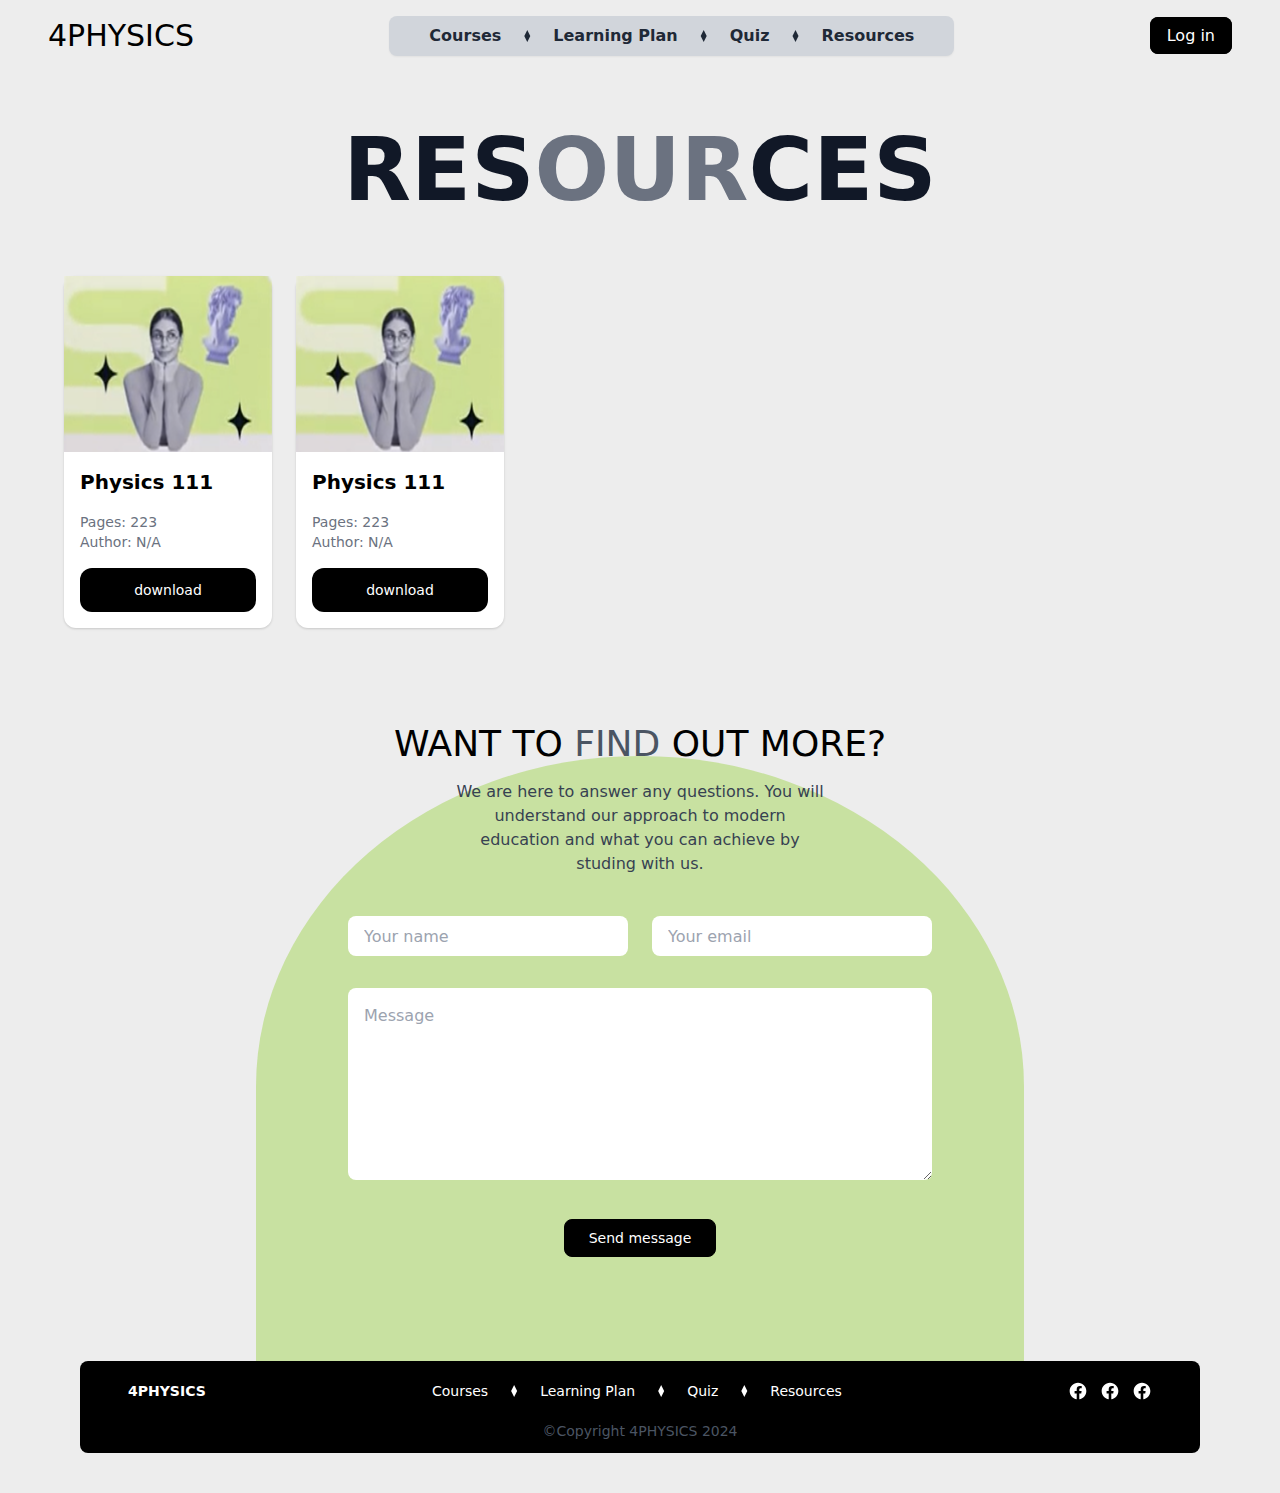
<file: physics/resources.html>
<!Doctype html>
<html lang="en">
    <head>
        <meta charset="utf-8">
        <meta name="viewport" content="width=device-width, initial-scale=1.0">
        <meta name="theme-color" content="#ededed" >
        <title>Resources</title>
        <link rel="icon" type="image/jpeg" href="../assets/favicon.jpeg">
        <link rel="stylesheet" href="../css/styles.css">
        <link rel="stylesheet" href="../css/tailwind.min.css">
        <script src="../js/jquery-3.7.1.min.js"></script>
        <script src="../js/progressbar.min.js"></script>
        <script src="../js/main.js"></script>

    </head>
    <body class="bg-gray-505">
      <header class="sm-hidden sticky top-0 z-50 bg-gray-505 flex items-center justify-between px-6 lg:px-12 py-4">
          <div class="">
            <a href="../index.html" class="brand text-3xl">4PHYSICS</a>
          </div>
          <nav class="flex items-center justify-center rounded-lg py-2 px-4 lg:px-6 bg-gray-300 font-semibold shadow-sm text-gray-800">
            <a class="mx-4 anchor" href="../index.html#courses">Courses</a>
            <div class="w-5 h-3 polygon bg-gray-800"></div>
            <a class="mx-4 anchor" href="../physics/learning-plan.html">Learning Plan</a>
            <div class="w-5 h-3 polygon bg-gray-800"></div>
            <a class="mx-4 anchor" href="../physics/quiz.html">Quiz</a>
            <div class="w-5 h-3 polygon bg-gray-800"></div>
            <a class="mx-4 anchor" href="../physics/resources.html">Resources</a>
          </nav>
          <div>
              <a class="weight-500 transition-all bg-black py-2 px-4 text-white rounded-lg border hover:bg-white border-black hover:text-black" href="../login.html">Log in</a>
          </div>
      </header>

      <aside class="md-hidden bg-overlay slide-out">
        <div class="img-bg overflow-hidden rounded-r-2xl side-bar">

          <div class="flex items-end justify-end p-6">
            <button class="close-btn rounded-full font-bold text-xl w-12 h-12 flex items-center justify-center bg-light">X</button>
          </div>
          <nav class="mt-10">
            <a class="anchor mb-4 text-2xl font-semibold text-gray-700 bg-light pl-4 py-4 flex items-center justify-start gap-2" href="../index.html#courses">
              <div class="w-10 h-8 polygon bg-gray-500"></div>
              <span>Courses</span>
            </a>
            <a class="anchor mb-4 text-2xl font-semibold text-gray-700 bg-light pl-4 py-4  flex items-center justify-start gap-2" href="../physics/learning-plan.html">
              <div class="w-10 h-8 polygon bg-gray-500"></div>
              <span>Learning Plan</span>
            </a>
            <a class="anchor mb-4 text-2xl font-semibold text-gray-700 bg-light pl-4 py-4  flex items-center justify-start gap-2" href="../physics/quiz.html">
              <div class="w-10 h-8 polygon bg-gray-500"></div>
              <span>Quiz</span>
            </a>
            <a class="anchor mb-4 text-2xl font-semibold text-gray-700 bg-light pl-4 py-4 flex items-center justify-start gap-2" href="../physics/resources.html">
              <div class="w-10 h-8 polygon bg-gray-500"></div>
              <span>Resources</span>
            </a>
            <div class="mt-24"></div>
            <a class="anchor mb-4 text-2xl font-semibold text-gray-700 bg-light pl-4 py-4  flex items-center justify-start gap-2" href="../index.html#aboutus">
              <div class="w-10 h-8 polygon bg-gray-500"></div>
              <span>About Us</span>
            </a>
          </nav>
        </div>

      </aside>

      <header class="sticky top-0 left-0 right-0 px-4 md:px-6 z-50 bg-gray-505 flex items-center justify-between md-hidden py-4">
        <div class="flex items-center justify-center gap-4">
          <button class="open-btn">
            <div class="w-8 h-1 bg-black rounded-xl"></div>
            <div class="w-8 h-1 bg-black rounded-xl my-1"></div>
            <div class="w-8 h-1 bg-black rounded-xl"></div>
          </button>
          <a href="../index.html" class="font-semibold text-xl">4PHYSICS</a>
        </div>
        
        <div>
            <a class="weight-500 transition-all bg-black py-2 px-4 text-white rounded-lg border hover:bg-white border-black hover:text-black" href="/login.html">Log in</a>
        </div>
      </header>
      
      <main class="">
          <section class="mt-8">
            <h1 class="text-xlg text-xt text-xm text-gray-900 text-center font-bold">RES<span class="text-gray-500">OUR</span>CES</h1>
          </section>

          <section class="px-4 md:px-16 mt-10 flex items-center justify-start flex-wrap gap-6">

            <div class="shadow rounded-xl bg-white w-full md:w-52">
                <div class="w-full md:w-52 lg:52 h-44">
                    <img src="../assets/courses-img.png" width="200" height="250" class="w-full md:w-52 h-full object-fill" >
                </div>
                <p class="text-xl font-bold px-4 py-4">Physics 111</p>
                <p class="px-4 text-gray-500 text-sm">Pages: 223</p>
                <p  class="px-4 text-gray-500 text-sm">Author: N/A</p>
                <div class="py-4 px-4 flex">
                    <a download href="../books/book1.txt" class="w-full m-auto bg-black text-white text-sm px-6 py-3 text-center rounded-xl">download</a>
                </div>
            </div>

            <div class="shadow rounded-xl bg-white w-full md:w-52">
                <div class="w-full md:w-52 lg:52 h-44">
                    <img src="../assets/courses-img.png" width="200" height="250" class="w-full md:w-52 h-full object-fill" >
                </div>
                <p class="text-xl font-bold px-4 py-4">Physics 111</p>
                <p class="px-4 text-gray-500 text-sm">Pages: 223</p>
                <p  class="px-4 text-gray-500 text-sm">Author: N/A</p>
                <div class="py-4 px-4 flex">
                    <a download href="../books/book1.txt" class="w-full m-auto bg-black text-white text-sm px-6 py-3 text-center rounded-xl">download</a>
                </div>
            </div>
            
            
          </section>


            <section class="py-10 md:py-16 mt-8 md:px-10 relative form">
              <h2 class="weight-500 text-4xl text-center">WANT TO <span class="text-gray-600">FIND</span> OUT MORE?</h2>
              <div class="px-4 md:w-2/3 lg:w-1/3 m-auto">
                  <p class="text-center text-gray-700 mt-4">
                      We are here to answer any questions. You will understand our approach to modern education
                      and what you can achieve by studing with us.
                  </p>
              </div>
              <div class="px-4 flex items-center justify-center mt-10">
                  <form class="md:w-3/4 lg:w-1/2" action="index.html" method="post">
                    <div class="flex items-center justify-between">
                      <input type="text" placeholder="Your name" class="bg-white h-10 px-4 rounded-lg w-1/2 mr-6">
                      <input type="text" placeholder="Your email" class="bg-white h-10 px-4 rounded-lg w-1/2">
                    </div>
                    <div class="mt-8">
                      <textarea placeholder="Message" class="bg-white w-full h-48 px-4 pt-4 rounded-lg"></textarea>
                    </div>
                    <div class="flex items-center justify-center mt-8">
                      <input type="submit" class="transition-all weight-500 cursor-pointer bg-black text-white py-2 px-6 rounded-lg text-sm border border-black hover:bg-white hover:text-black" value="Send message">
                    </div>
                  </form>
              </div>
          </section>


        </main>


        <footer class="mt-10 md:px-12 lg:px-20">
            <div class=" bg-black px-8 md:px-10 lg:px-12 mb-10 rounded-lg">
              <div class="flex justify-between items-center flex-col md:flex-row text-white py-3">
                <div class="font-bold mt-4 mb-4 md:mt-0 md:mb-0">
                  <a href="/index.html" class="text-sm">4PHYSICS</a>
                </div>
                <nav class="flex items-center justify-center flex-col md:flex-row gap-y-2 rounded-lg py-2 px-6 text-sm shadow-sm text-white">
                    <a class="mx-4 text-xxs md:text-sm hover:underline" href="../index.html#courses">Courses</a>
                    <div class="w-5 h-3 polygon bg-white"></div>
                    <a class="mx-4 text-xxs md:text-sm hover:underline" href="../physics/learning-plan.html">Learning Plan</a>
                    <div class="w-5 h-3 polygon bg-white"></div>
                    <a class="mx-4 text-xxs md:text-sm hover:underline" href="../physics/quiz.html">Quiz</a>
                    <div class="w-5 h-3 polygon bg-white"></div>
                    <a class="mx-4 text-xxs md:text-sm hover:underline" href="../physics/resources.html">Resources</a>
                </nav>
                <div class="flex items-center justify-center text-sm mt-4 md:mt-0">
                  <a href="https://fb.com" class="mr-3">
                    <img src="../assets/facebook.svg" alt="facebook" width="20" height="20" class="">
                  </a>
                  <a href="https://x.com">
                    <img src="../assets/facebook.svg" alt="Twitter" width="20" height="20" class="">
                  </a>
                  <a href="https://insta.com" class="ml-3">
                    <img src="../assets/facebook.svg" alt="Instagram" width="20" height="20" class="">
                  </a>
                </div>
              </div>
              <p class="pb-3 text-gray-600 text-center text-sm">&copy;Copyright 4PHYSICS 2024</p>
            </div>
        </footer>
    </body>
</html>
</file>
<file: css/styles.css>
/* @import url('https://fonts.googleapis.com/css2?family=Montserrat:ital,wght@0,100..900;1,100..900&display=swap');

* {
  font-family: "Montserrat", serif;
  font-style: normal;
} */

.bg-gray-505 {
    background: #ededed;
}

.anchor {
    transition: all 0.2s;
}

.weight-500 {
    font-weight: 500;
}

.anchor:hover {
    text-decoration: underline;
    transform: scale(1.1);
}

.polygon {
    clip-path: polygon(50% 0%, 65% 50%, 50% 100%, 35% 50%);
}

.text-close-center {
    width: 50%;
    margin: auto;
    text-align: center;
    padding-bottom: 1rem;
}

.img-bg {
    background: linear-gradient(#b1b1d3, #ededed);
}

.bg-light-green {
    background: #c8e1a1;
}
.text-light-green {
    color: #c8e1a1;
}
.line-straight {
    transform: translateY(-20px);
    width: 2px;
    height: 12rem;
    background: #ededed;
}
.line-bottom {
    width: 100%;
    height: 2px;
    background: #ededed;
}

.form {
    position: relative;
    width: 100%;
}
.form::before {
    content: '';
    position: absolute;
    margin: 0 auto;
    width: 60%;
    height: 100%;
    background: #c8e1a1;
    border-top-left-radius: 50%;
    border-top-right-radius: 50%;
    z-index: -1;
    left: 0;
    right: 0;
    bottom: -6rem;
}

.h-80 {
    height: 20rem;
}

.flex-center-between {
    display: flex;
    align-items: center;
    justify-content: space-between;
}

.text-xxs {
    font-size: -0.125rem;
    line-height: 1.25rem;
}
.bg-light {
    background: #f1f1f1;
}

.course-btn {
    border: 3px solid #ffffff;
    transition: background 0.2s;
}
.course-btn:hover {
    border: 3px solid #202020;
    background: #202020;
    color: #ffffff;
}

.course-topic {
    color: #000000;
    -webkit-text-fill-color: #FFFFFF;
    -webkit-text-stroke: 3px #000000;
}

.course-list {
    position: relative;
    min-width: 300px;
    min-height: 600px;
    overflow-y: auto;

}

.selected {
    border: 3px solid #202020;
    background: #202020;
    color: #ffffff;
}



/*
* Mobile Screen (Small Screen)
*/
@media screen and (max-width: 767px) {
    .sm-hidden {
        display: none !important;
    }
    .text-close-center {
        width: 100%;
        font-size: 4rem;
        padding-top: 1rem;
    }
    
    .text-10xl {
        font-size: 3rem;
        padding: 0 3rem 0 3rem;
    }
    .top-201 {
        top: 2rem;
    }
    .top-202 {
        top: 11rem;

    }
    .left-201 {
        left: 0;
    }

    .line-straight {
        transform: translateY(-20px);
        width: 2px;
        height: 17rem;
        background: #ededed;
    }
    .form::before {
        margin: 0 auto;
        width: 100%;
        height: 80%;
    }
    
    .side-bar {
        position: relative;
        min-width: 300px;
        max-width: 320px;
        min-height: 100vh;
        overflow: hidden;
    }
    .bg-overlay {
        background: #070606c4;
        min-width: 100%;
        min-height: 100vh;
        position: fixed;
        top: 0;
        left: 0;
        bottom: 0;
        z-index: 999;
        transition: left 0.3s ease-in-out;
    }
    .text-xm {
        font-size: 3.3rem;
    }

    .slide-out {
        left: -700px;
    }

    .topic-header {
        background-image: url(../assets/physics-img.jpeg);
        background-position: center;
        background-repeat: no-repeat;
        background-size: cover;
    
        height: 300px;
    }
    .topic-header-exp {
        background-image: url(../assets/space-time.jpeg);
        background-position: center;
        background-repeat: no-repeat;
        background-size: cover;
    
        height: 300px;
    }

    .hide-sm {
       display: none;
    }
    
}

/*
* Tablet Screen (Medium Screen)
*/
@media screen and (min-width: 768px) {
    .md-hidden {
        display: none !important;
    }
    .form::before {
        margin: 0 auto;
        width: 60%;
    }
    .text-10xl {
        font-size: 5rem;
    }
    .top-201 {
        top: 3rem;
    }
    .top-202 {
        top: 8rem;

    }
    .left-201 {
        left: -5rem;
    }

    .line-straight {
        transform: translateY(-20px);
        width: 2px;
        height: 12rem;
        background: #ededed;
    }
    .text-xt {
        font-size: 4.5rem;
    }

    .topic-header {
        background-image: url(../assets/physics-img.jpeg);
        background-position: center;
        background-repeat: no-repeat;
        background-size: cover;
    
        height: 300px;
    }

    .topic-header-exp {
        background-image: url(../assets/space-time.jpeg);
        background-position: center;
        background-repeat: no-repeat;
        background-size: cover;
    
        height: 300px;
    }

    .w-100 {
        min-width: 20rem;
    }
    
}

/*
* Large screens (Laptop)
*/
@media screen and (min-width: 981px) {
    .text-xlg {
        font-size: 5.5rem;
    }
    
    .h-90 {
        height: 21rem;
    }
}
</file>
